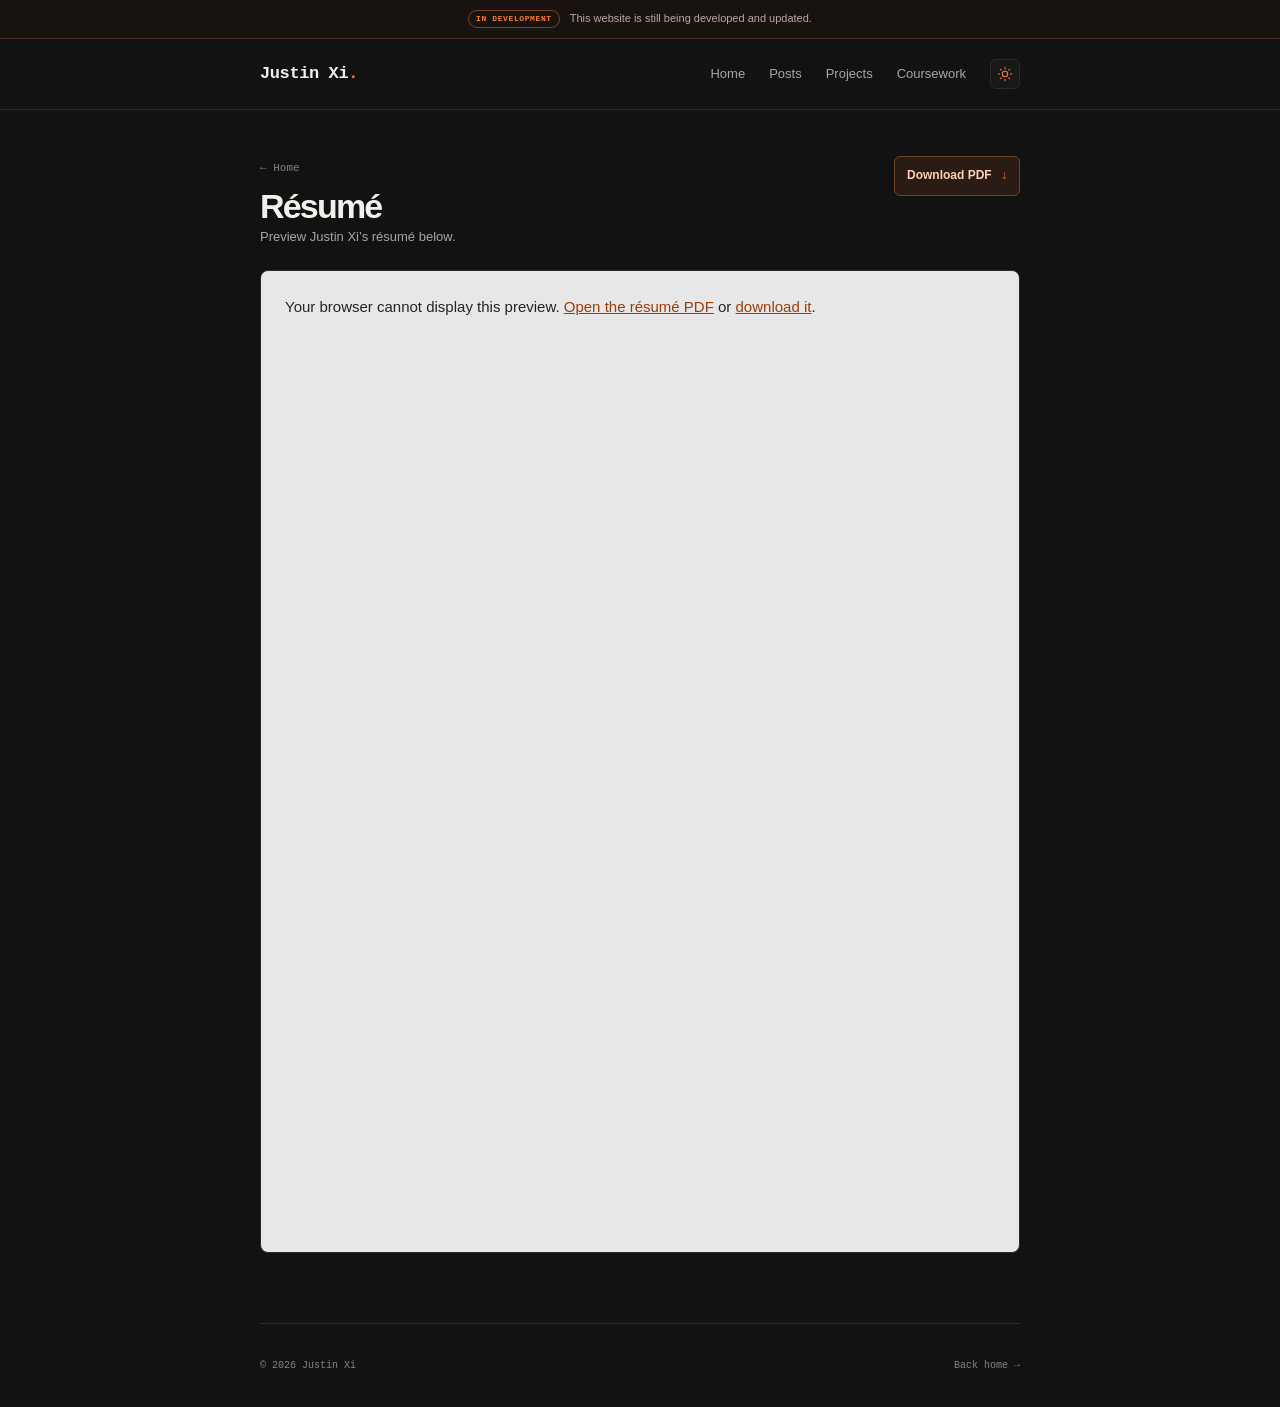
<file: resume.html>
<!doctype html>
<html lang="en">
  <head>
    <meta charset="utf-8" />
    <meta name="viewport" content="width=device-width, initial-scale=1" />
    <meta name="theme-color" content="#121212" />
    <meta name="description" content="Preview and download Justin Xi's résumé." />
    <title>Résumé — Justin Xi</title>
    <link rel="icon" href="assets/favicon.svg" type="image/svg+xml" />
    <script src="theme.js"></script>
    <link rel="stylesheet" href="styles.css" />
  </head>
  <body>
    <a class="skip-link" href="#main">Skip to content</a>

    <div class="site-notice" role="status">
      <div class="site-notice-inner">
        <span class="site-notice-tag">In development</span>
        <p>This website is still being developed and updated.</p>
      </div>
    </div>

    <header class="site-header">
      <nav class="nav" aria-label="Main navigation">
        <a class="logo" href="index.html" aria-label="Justin Xi, home">Justin Xi<span>.</span></a>
        <div class="nav-links">
          <a href="index.html">Home</a>
          <a href="posts.html">Posts</a>
          <a href="projects.html">Projects</a>
          <a href="coursework.html">Coursework</a>
          <button class="theme-toggle" type="button" data-theme-toggle aria-label="Switch to light mode" title="Switch to light mode" hidden>
            <svg class="theme-icon-sun" viewBox="0 0 24 24" aria-hidden="true"><circle cx="12" cy="12" r="4"/><path d="M12 2v2m0 16v2M2 12h2m16 0h2M4.93 4.93l1.42 1.42m11.3 11.3 1.42 1.42M4.93 19.07l1.42-1.42m11.3-11.3 1.42-1.42"/></svg>
            <svg class="theme-icon-moon" viewBox="0 0 24 24" aria-hidden="true"><path d="M20.9 13.3A9 9 0 0 1 10.7 3.1a9 9 0 1 0 10.2 10.2Z"/></svg>
          </button>
        </div>
      </nav>
    </header>

    <main id="main" class="page resume-page">
      <section class="resume-shell" aria-labelledby="resume-title">
        <header class="resume-toolbar">
          <div>
            <a class="back-link" href="index.html">← Home</a>
            <h1 id="resume-title">Résumé</h1>
            <p>Preview Justin Xi’s résumé below.</p>
          </div>
          <a class="resume-download" href="assets/Justin-Xi-Resume.pdf" download="Justin-Xi-Resume.pdf">
            Download PDF <span aria-hidden="true">↓</span>
          </a>
        </header>

        <div class="resume-preview">
          <object data="assets/Justin-Xi-Resume.pdf#view=FitH" type="application/pdf" aria-label="Justin Xi résumé PDF preview">
            <p>
              Your browser cannot display this preview.
              <a href="assets/Justin-Xi-Resume.pdf">Open the résumé PDF</a> or
              <a href="assets/Justin-Xi-Resume.pdf" download="Justin-Xi-Resume.pdf">download it</a>.
            </p>
          </object>
        </div>
      </section>
    </main>

    <footer class="footer">
      <p>© 2026 Justin Xi</p>
      <a href="index.html">Back home →</a>
    </footer>
  </body>
</html>
</file>
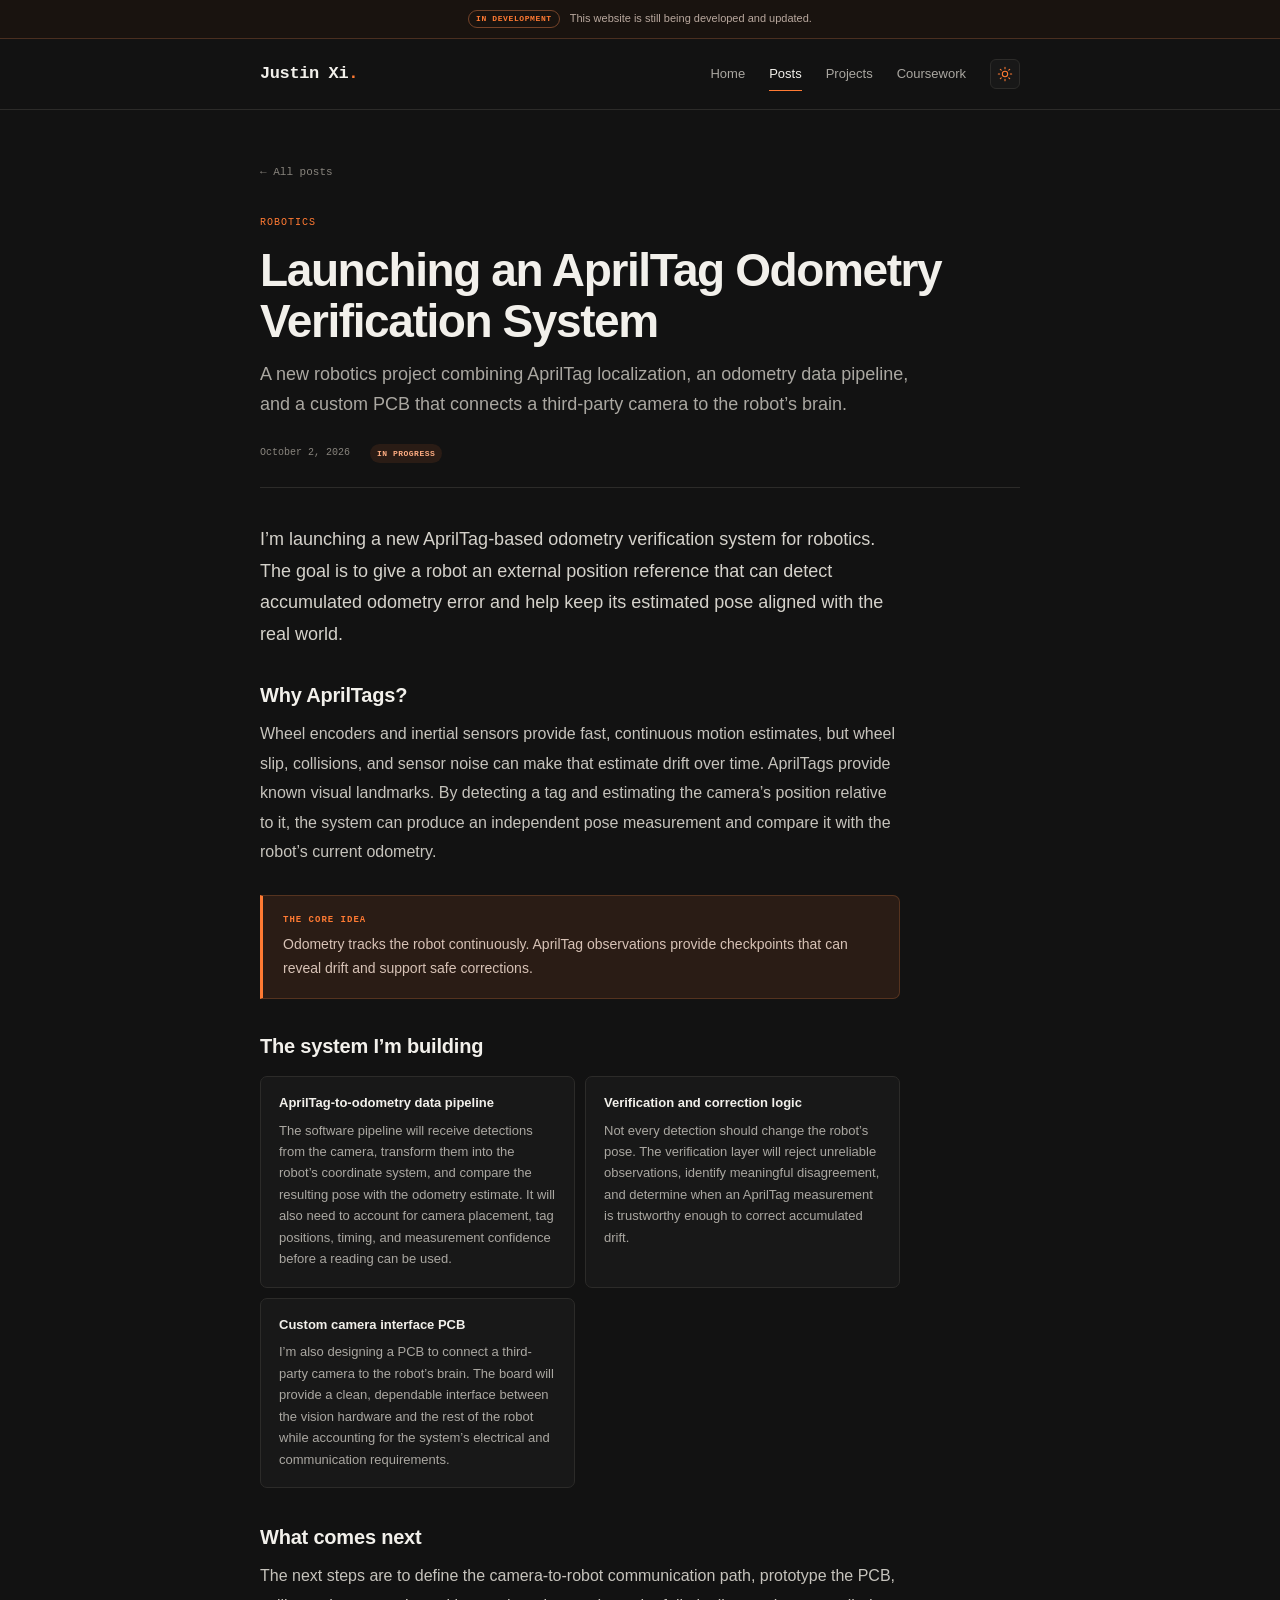
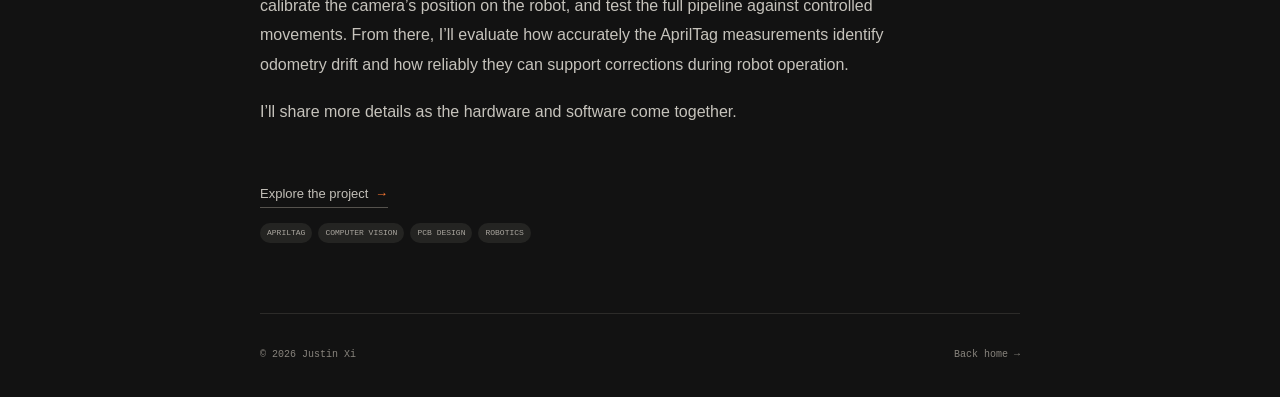
<file: posts/apriltag-odometry-verification-system.html>
<!doctype html>
<html lang="en">
  <head>
    <meta charset="utf-8" />
    <meta name="viewport" content="width=device-width, initial-scale=1" />
    <meta name="theme-color" content="#121212" />
    <meta name="description" content="Justin Xi is launching an AprilTag-based odometry verification system with a vision data pipeline and custom camera interface PCB for robotics." />
    <title>Launching an AprilTag Odometry Verification System — Justin Xi</title>
    <link rel="icon" href="../assets/favicon.svg" type="image/svg+xml" />
    <script src="../theme.js"></script>
    <link rel="stylesheet" href="../styles.css" />
  </head>
  <body>
    <a class="skip-link" href="#main">Skip to content</a>

    <div class="site-notice" role="status">
      <div class="site-notice-inner">
        <span class="site-notice-tag">In development</span>
        <p>This website is still being developed and updated.</p>
      </div>
    </div>

    <header class="site-header">
      <nav class="nav" aria-label="Main navigation">
        <a class="logo" href="../index.html" aria-label="Justin Xi, home">Justin Xi<span>.</span></a>
        <div class="nav-links">
          <a href="../index.html">Home</a>
          <a class="active" href="../posts.html" aria-current="page">Posts</a>
          <a href="../projects.html">Projects</a>
          <a href="../coursework.html">Coursework</a>
          <button class="theme-toggle" type="button" data-theme-toggle aria-label="Switch to light mode" title="Switch to light mode" hidden>
            <svg class="theme-icon-sun" viewBox="0 0 24 24" aria-hidden="true"><circle cx="12" cy="12" r="4"/><path d="M12 2v2m0 16v2M2 12h2m16 0h2M4.93 4.93l1.42 1.42m11.3 11.3 1.42 1.42M4.93 19.07l1.42-1.42m11.3-11.3 1.42-1.42"/></svg>
            <svg class="theme-icon-moon" viewBox="0 0 24 24" aria-hidden="true"><path d="M20.9 13.3A9 9 0 0 1 10.7 3.1a9 9 0 1 0 10.2 10.2Z"/></svg>
          </button>
        </div>
      </nav>
    </header>

    <main id="main" class="page article-page">
      <a class="back-link" href="../posts.html">← All posts</a>

      <article>
        <header class="article-header">
          <p class="article-kicker">Robotics</p>
          <h1>Launching an AprilTag Odometry Verification System</h1>
          <p class="article-deck">A new robotics project combining AprilTag localization, an odometry data pipeline, and a custom PCB that connects a third-party camera to the robot’s brain.</p>
          <div class="article-byline">
            <time datetime="2026-10-02">October 2, 2026</time>
            <span class="status progress">In progress</span>
          </div>
        </header>

        <div class="article-body">
          <p class="article-lede">
            I’m launching a new AprilTag-based odometry verification system for robotics. The goal is to give a robot an external position reference that can detect accumulated odometry error and help keep its estimated pose aligned with the real world.
          </p>

          <h2>Why AprilTags?</h2>
          <p>
            Wheel encoders and inertial sensors provide fast, continuous motion estimates, but wheel slip, collisions, and sensor noise can make that estimate drift over time. AprilTags provide known visual landmarks. By detecting a tag and estimating the camera’s position relative to it, the system can produce an independent pose measurement and compare it with the robot’s current odometry.
          </p>

          <aside class="article-callout" aria-labelledby="apriltag-summary-title">
            <p class="article-callout-label" id="apriltag-summary-title">The core idea</p>
            <p>Odometry tracks the robot continuously. AprilTag observations provide checkpoints that can reveal drift and support safe corrections.</p>
          </aside>

          <h2>The system I’m building</h2>
          <div class="article-feature-list">
            <section>
              <h3>AprilTag-to-odometry data pipeline</h3>
              <p>The software pipeline will receive detections from the camera, transform them into the robot’s coordinate system, and compare the resulting pose with the odometry estimate. It will also need to account for camera placement, tag positions, timing, and measurement confidence before a reading can be used.</p>
            </section>
            <section>
              <h3>Verification and correction logic</h3>
              <p>Not every detection should change the robot’s pose. The verification layer will reject unreliable observations, identify meaningful disagreement, and determine when an AprilTag measurement is trustworthy enough to correct accumulated drift.</p>
            </section>
            <section>
              <h3>Custom camera interface PCB</h3>
              <p>I’m also designing a PCB to connect a third-party camera to the robot’s brain. The board will provide a clean, dependable interface between the vision hardware and the rest of the robot while accounting for the system’s electrical and communication requirements.</p>
            </section>
          </div>

          <h2>What comes next</h2>
          <p>
            The next steps are to define the camera-to-robot communication path, prototype the PCB, calibrate the camera’s position on the robot, and test the full pipeline against controlled movements. From there, I’ll evaluate how accurately the AprilTag measurements identify odometry drift and how reliably they can support corrections during robot operation.
          </p>
          <p>
            I’ll share more details as the hardware and software come together.
          </p>
        </div>

        <p><a class="project-repository-link" href="../projects/apriltag-odometry-verification-system.html">Explore the project <span aria-hidden="true">→</span></a></p>

        <ul class="tags article-topics" aria-label="Topics"><li>AprilTag</li><li>Computer vision</li><li>PCB design</li><li>Robotics</li></ul>
      </article>
    </main>

    <footer class="footer">
      <p>© 2026 Justin Xi</p>
      <a href="../index.html">Back home →</a>
    </footer>
  </body>
</html>
</file>
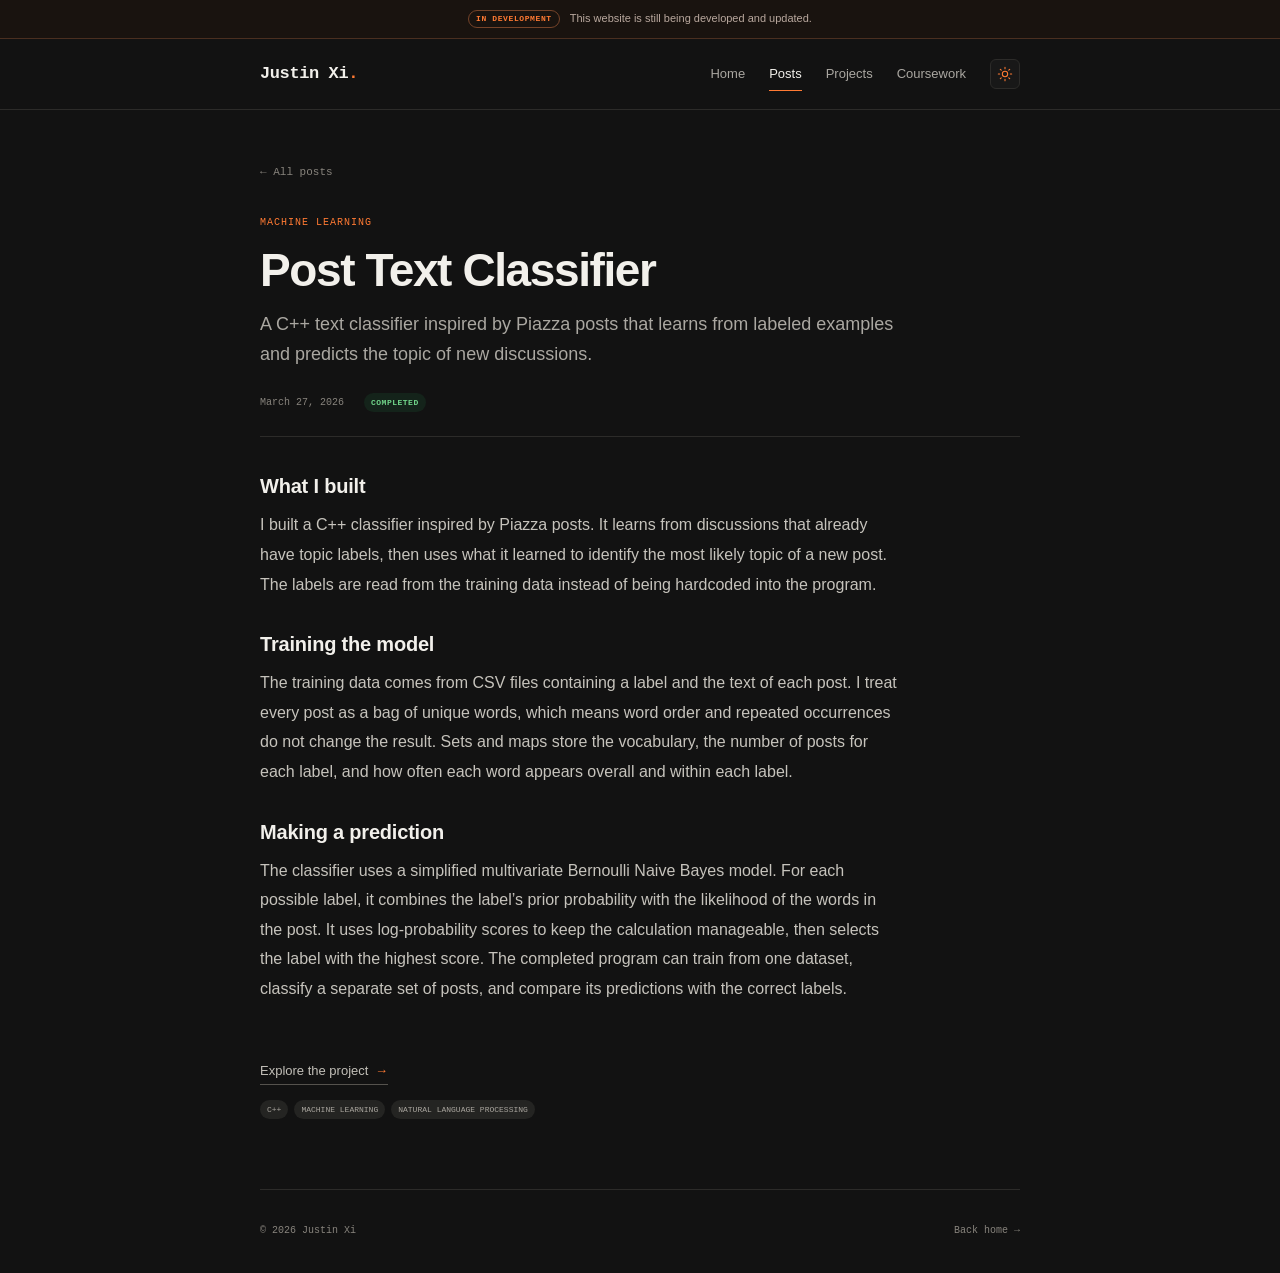
<file: posts/bag-of-words-classifier.html>
<!doctype html>
<html lang="en">
  <head>
    <meta charset="utf-8" />
    <meta name="viewport" content="width=device-width, initial-scale=1" />
    <meta name="theme-color" content="#121212" />
    <meta name="description" content="Details about Justin Xi's C++ bag-of-words classifier inspired by Piazza discussion posts." />
    <title>Post Text Classifier — Justin Xi</title>
    <link rel="icon" href="../assets/favicon.svg" type="image/svg+xml" />
    <script src="../theme.js"></script>
    <link rel="stylesheet" href="../styles.css" />
  </head>
  <body>
    <a class="skip-link" href="#main">Skip to content</a>

    <div class="site-notice" role="status">
      <div class="site-notice-inner">
        <span class="site-notice-tag">In development</span>
        <p>This website is still being developed and updated.</p>
      </div>
    </div>

    <header class="site-header">
      <nav class="nav" aria-label="Main navigation">
        <a class="logo" href="../index.html" aria-label="Justin Xi, home">Justin Xi<span>.</span></a>
        <div class="nav-links">
          <a href="../index.html">Home</a>
          <a class="active" href="../posts.html" aria-current="page">Posts</a>
          <a href="../projects.html">Projects</a>
          <a href="../coursework.html">Coursework</a>
          <button class="theme-toggle" type="button" data-theme-toggle aria-label="Switch to light mode" title="Switch to light mode" hidden>
            <svg class="theme-icon-sun" viewBox="0 0 24 24" aria-hidden="true"><circle cx="12" cy="12" r="4"/><path d="M12 2v2m0 16v2M2 12h2m16 0h2M4.93 4.93l1.42 1.42m11.3 11.3 1.42 1.42M4.93 19.07l1.42-1.42m11.3-11.3 1.42-1.42"/></svg>
            <svg class="theme-icon-moon" viewBox="0 0 24 24" aria-hidden="true"><path d="M20.9 13.3A9 9 0 0 1 10.7 3.1a9 9 0 1 0 10.2 10.2Z"/></svg>
          </button>
        </div>
      </nav>
    </header>

    <main id="main" class="page article-page">
      <a class="back-link" href="../posts.html">← All posts</a>

      <article>
        <header class="article-header">
          <p class="article-kicker">Machine learning</p>
          <h1>Post Text Classifier</h1>
          <p class="article-deck">A C++ text classifier inspired by Piazza posts that learns from labeled examples and predicts the topic of new discussions.</p>
          <div class="article-byline">
            <time datetime="2026-03-27">March 27, 2026</time>
            <span class="status complete">Completed</span>
          </div>
        </header>

        <div class="article-body">
          <h2>What I built</h2>
          <p>
            I built a C++ classifier inspired by Piazza posts. It learns from discussions that already have topic labels, then uses what it learned to identify the most likely topic of a new post. The labels are read from the training data instead of being hardcoded into the program.
          </p>

          <h2>Training the model</h2>
          <p>
            The training data comes from CSV files containing a label and the text of each post. I treat every post as a bag of unique words, which means word order and repeated occurrences do not change the result. Sets and maps store the vocabulary, the number of posts for each label, and how often each word appears overall and within each label.
          </p>

          <h2>Making a prediction</h2>
          <p>
            The classifier uses a simplified multivariate Bernoulli Naive Bayes model. For each possible label, it combines the label’s prior probability with the likelihood of the words in the post. It uses log-probability scores to keep the calculation manageable, then selects the label with the highest score. The completed program can train from one dataset, classify a separate set of posts, and compare its predictions with the correct labels.
          </p>
        </div>

        <p><a class="project-repository-link" href="../projects/post-text-classifier.html">Explore the project <span aria-hidden="true">→</span></a></p>

        <ul class="tags article-topics" aria-label="Topics"><li>C++</li><li>Machine learning</li><li>Natural language processing</li></ul>
      </article>
    </main>

    <footer class="footer">
      <p>© 2026 Justin Xi</p>
      <a href="../index.html">Back home →</a>
    </footer>
  </body>
</html>
</file>
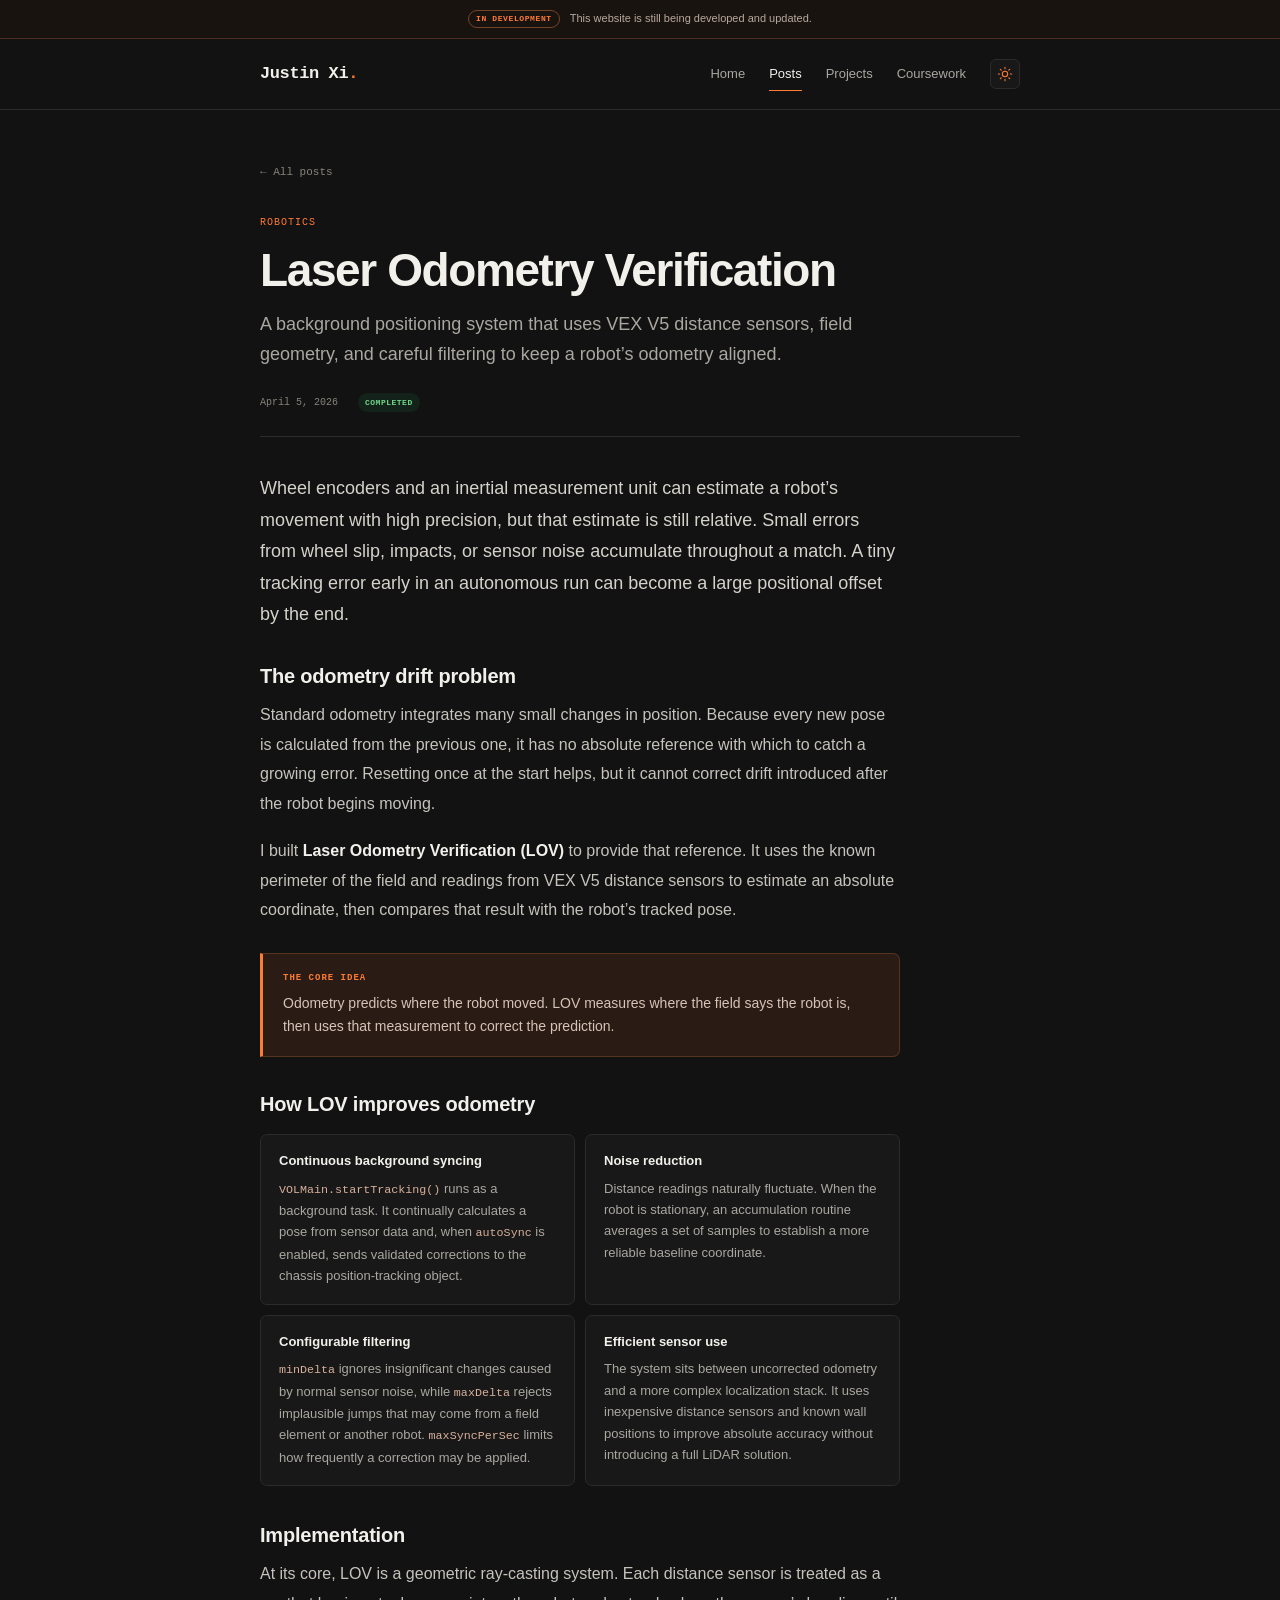
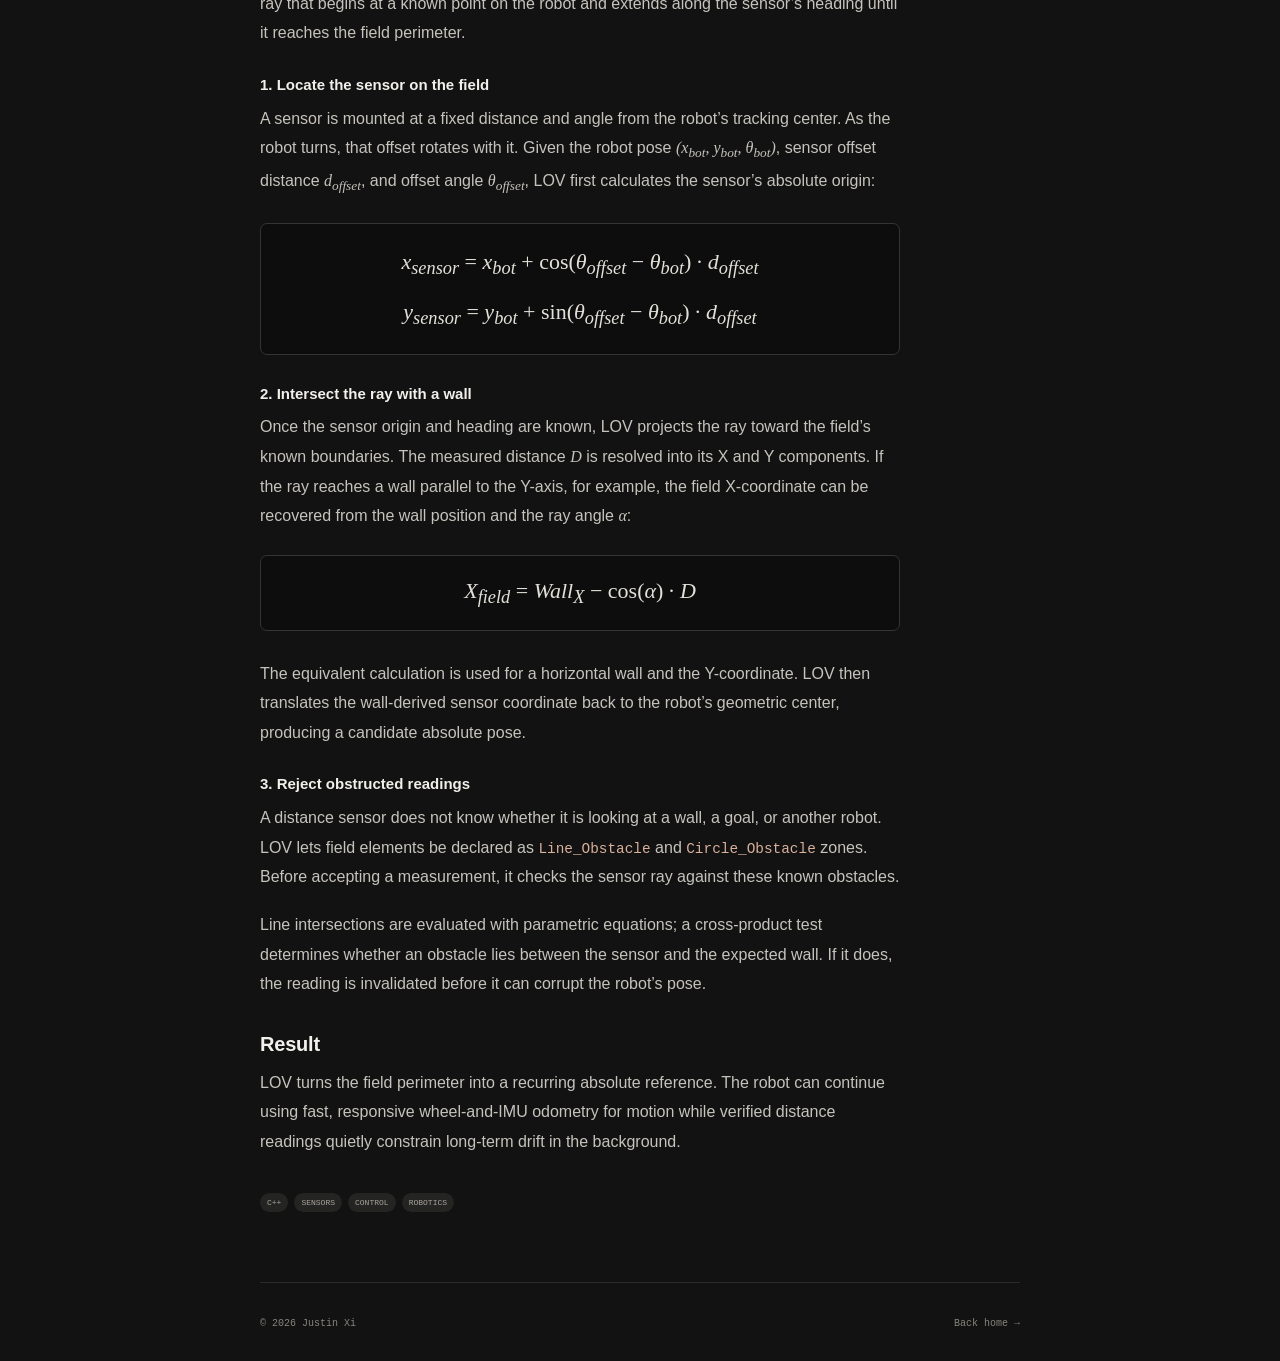
<file: posts/laser-odometry-verification-system.html>
<!doctype html>
<html lang="en">
  <head>
    <meta charset="utf-8" />
    <meta name="viewport" content="width=device-width, initial-scale=1" />
    <meta name="theme-color" content="#121212" />
    <meta name="description" content="How Justin Xi's Laser Odometry Verification system uses VEX V5 distance sensors, ray casting, filtering, and obstacle rejection to correct robot odometry." />
    <title>Laser Odometry Verification — Justin Xi</title>
    <link rel="icon" href="../assets/favicon.svg" type="image/svg+xml" />
    <script src="../theme.js"></script>
    <link rel="stylesheet" href="../styles.css" />
  </head>
  <body>
    <a class="skip-link" href="#main">Skip to content</a>

    <div class="site-notice" role="status">
      <div class="site-notice-inner">
        <span class="site-notice-tag">In development</span>
        <p>This website is still being developed and updated.</p>
      </div>
    </div>

    <header class="site-header">
      <nav class="nav" aria-label="Main navigation">
        <a class="logo" href="../index.html" aria-label="Justin Xi, home">Justin Xi<span>.</span></a>
        <div class="nav-links">
          <a href="../index.html">Home</a>
          <a class="active" href="../posts.html" aria-current="page">Posts</a>
          <a href="../projects.html">Projects</a>
          <a href="../coursework.html">Coursework</a>
          <button class="theme-toggle" type="button" data-theme-toggle aria-label="Switch to light mode" title="Switch to light mode" hidden>
            <svg class="theme-icon-sun" viewBox="0 0 24 24" aria-hidden="true"><circle cx="12" cy="12" r="4"/><path d="M12 2v2m0 16v2M2 12h2m16 0h2M4.93 4.93l1.42 1.42m11.3 11.3 1.42 1.42M4.93 19.07l1.42-1.42m11.3-11.3 1.42-1.42"/></svg>
            <svg class="theme-icon-moon" viewBox="0 0 24 24" aria-hidden="true"><path d="M20.9 13.3A9 9 0 0 1 10.7 3.1a9 9 0 1 0 10.2 10.2Z"/></svg>
          </button>
        </div>
      </nav>
    </header>

    <main id="main" class="page article-page">
      <a class="back-link" href="../posts.html">← All posts</a>

      <article>
        <header class="article-header">
          <p class="article-kicker">Robotics</p>
          <h1>Laser Odometry Verification</h1>
          <p class="article-deck">A background positioning system that uses VEX V5 distance sensors, field geometry, and careful filtering to keep a robot’s odometry aligned.</p>
          <div class="article-byline">
            <time datetime="2026-04-05">April 5, 2026</time>
            <span class="status complete">Completed</span>
          </div>
        </header>

        <div class="article-body">
          <p class="article-lede">
            Wheel encoders and an inertial measurement unit can estimate a robot’s movement with high precision, but that estimate is still relative. Small errors from wheel slip, impacts, or sensor noise accumulate throughout a match. A tiny tracking error early in an autonomous run can become a large positional offset by the end.
          </p>

          <h2>The odometry drift problem</h2>
          <p>
            Standard odometry integrates many small changes in position. Because every new pose is calculated from the previous one, it has no absolute reference with which to catch a growing error. Resetting once at the start helps, but it cannot correct drift introduced after the robot begins moving.
          </p>
          <p>
            I built <strong>Laser Odometry Verification (LOV)</strong> to provide that reference. It uses the known perimeter of the field and readings from VEX V5 distance sensors to estimate an absolute coordinate, then compares that result with the robot’s tracked pose.
          </p>

          <aside class="article-callout" aria-labelledby="lov-summary-title">
            <p class="article-callout-label" id="lov-summary-title">The core idea</p>
            <p>Odometry predicts where the robot moved. LOV measures where the field says the robot is, then uses that measurement to correct the prediction.</p>
          </aside>

          <h2>How LOV improves odometry</h2>
          <div class="article-feature-list">
            <section>
              <h3>Continuous background syncing</h3>
              <p><code>VOLMain.startTracking()</code> runs as a background task. It continually calculates a pose from sensor data and, when <code>autoSync</code> is enabled, sends validated corrections to the chassis position-tracking object.</p>
            </section>
            <section>
              <h3>Noise reduction</h3>
              <p>Distance readings naturally fluctuate. When the robot is stationary, an accumulation routine averages a set of samples to establish a more reliable baseline coordinate.</p>
            </section>
            <section>
              <h3>Configurable filtering</h3>
              <p><code>minDelta</code> ignores insignificant changes caused by normal sensor noise, while <code>maxDelta</code> rejects implausible jumps that may come from a field element or another robot. <code>maxSyncPerSec</code> limits how frequently a correction may be applied.</p>
            </section>
            <section>
              <h3>Efficient sensor use</h3>
              <p>The system sits between uncorrected odometry and a more complex localization stack. It uses inexpensive distance sensors and known wall positions to improve absolute accuracy without introducing a full LiDAR solution.</p>
            </section>
          </div>

          <h2>Implementation</h2>
          <p>
            At its core, LOV is a geometric ray-casting system. Each distance sensor is treated as a ray that begins at a known point on the robot and extends along the sensor’s heading until it reaches the field perimeter.
          </p>

          <h3>1. Locate the sensor on the field</h3>
          <p>
            A sensor is mounted at a fixed distance and angle from the robot’s tracking center. As the robot turns, that offset rotates with it. Given the robot pose <var>(x<sub>bot</sub>, y<sub>bot</sub>, θ<sub>bot</sub>)</var>, sensor offset distance <var>d<sub>offset</sub></var>, and offset angle <var>θ<sub>offset</sub></var>, LOV first calculates the sensor’s absolute origin:
          </p>
          <div class="equation-block" role="img" aria-label="The sensor x coordinate equals the robot x coordinate plus cosine of sensor offset angle minus robot heading, multiplied by the offset distance. The sensor y coordinate equals the robot y coordinate plus sine of the same angle, multiplied by the offset distance.">
            <span><var>x<sub>sensor</sub></var> = <var>x<sub>bot</sub></var> + cos(<var>θ<sub>offset</sub></var> − <var>θ<sub>bot</sub></var>) · <var>d<sub>offset</sub></var></span>
            <span><var>y<sub>sensor</sub></var> = <var>y<sub>bot</sub></var> + sin(<var>θ<sub>offset</sub></var> − <var>θ<sub>bot</sub></var>) · <var>d<sub>offset</sub></var></span>
          </div>

          <h3>2. Intersect the ray with a wall</h3>
          <p>
            Once the sensor origin and heading are known, LOV projects the ray toward the field’s known boundaries. The measured distance <var>D</var> is resolved into its X and Y components. If the ray reaches a wall parallel to the Y-axis, for example, the field X-coordinate can be recovered from the wall position and the ray angle <var>α</var>:
          </p>
          <div class="equation-block equation-block-single" role="img" aria-label="The field x coordinate equals the wall x coordinate minus cosine of alpha multiplied by sensor distance D.">
            <span><var>X<sub>field</sub></var> = <var>Wall<sub>X</sub></var> − cos(<var>α</var>) · <var>D</var></span>
          </div>
          <p>
            The equivalent calculation is used for a horizontal wall and the Y-coordinate. LOV then translates the wall-derived sensor coordinate back to the robot’s geometric center, producing a candidate absolute pose.
          </p>

          <h3>3. Reject obstructed readings</h3>
          <p>
            A distance sensor does not know whether it is looking at a wall, a goal, or another robot. LOV lets field elements be declared as <code>Line_Obstacle</code> and <code>Circle_Obstacle</code> zones. Before accepting a measurement, it checks the sensor ray against these known obstacles.
          </p>
          <p>
            Line intersections are evaluated with parametric equations; a cross-product test determines whether an obstacle lies between the sensor and the expected wall. If it does, the reading is invalidated before it can corrupt the robot’s pose.
          </p>

          <h2>Result</h2>
          <p>
            LOV turns the field perimeter into a recurring absolute reference. The robot can continue using fast, responsive wheel-and-IMU odometry for motion while verified distance readings quietly constrain long-term drift in the background.
          </p>
        </div>

        <ul class="tags article-topics" aria-label="Topics"><li>C++</li><li>Sensors</li><li>Control</li><li>Robotics</li></ul>
      </article>
    </main>

    <footer class="footer">
      <p>© 2026 Justin Xi</p>
      <a href="../index.html">Back home →</a>
    </footer>
  </body>
</html>
</file>
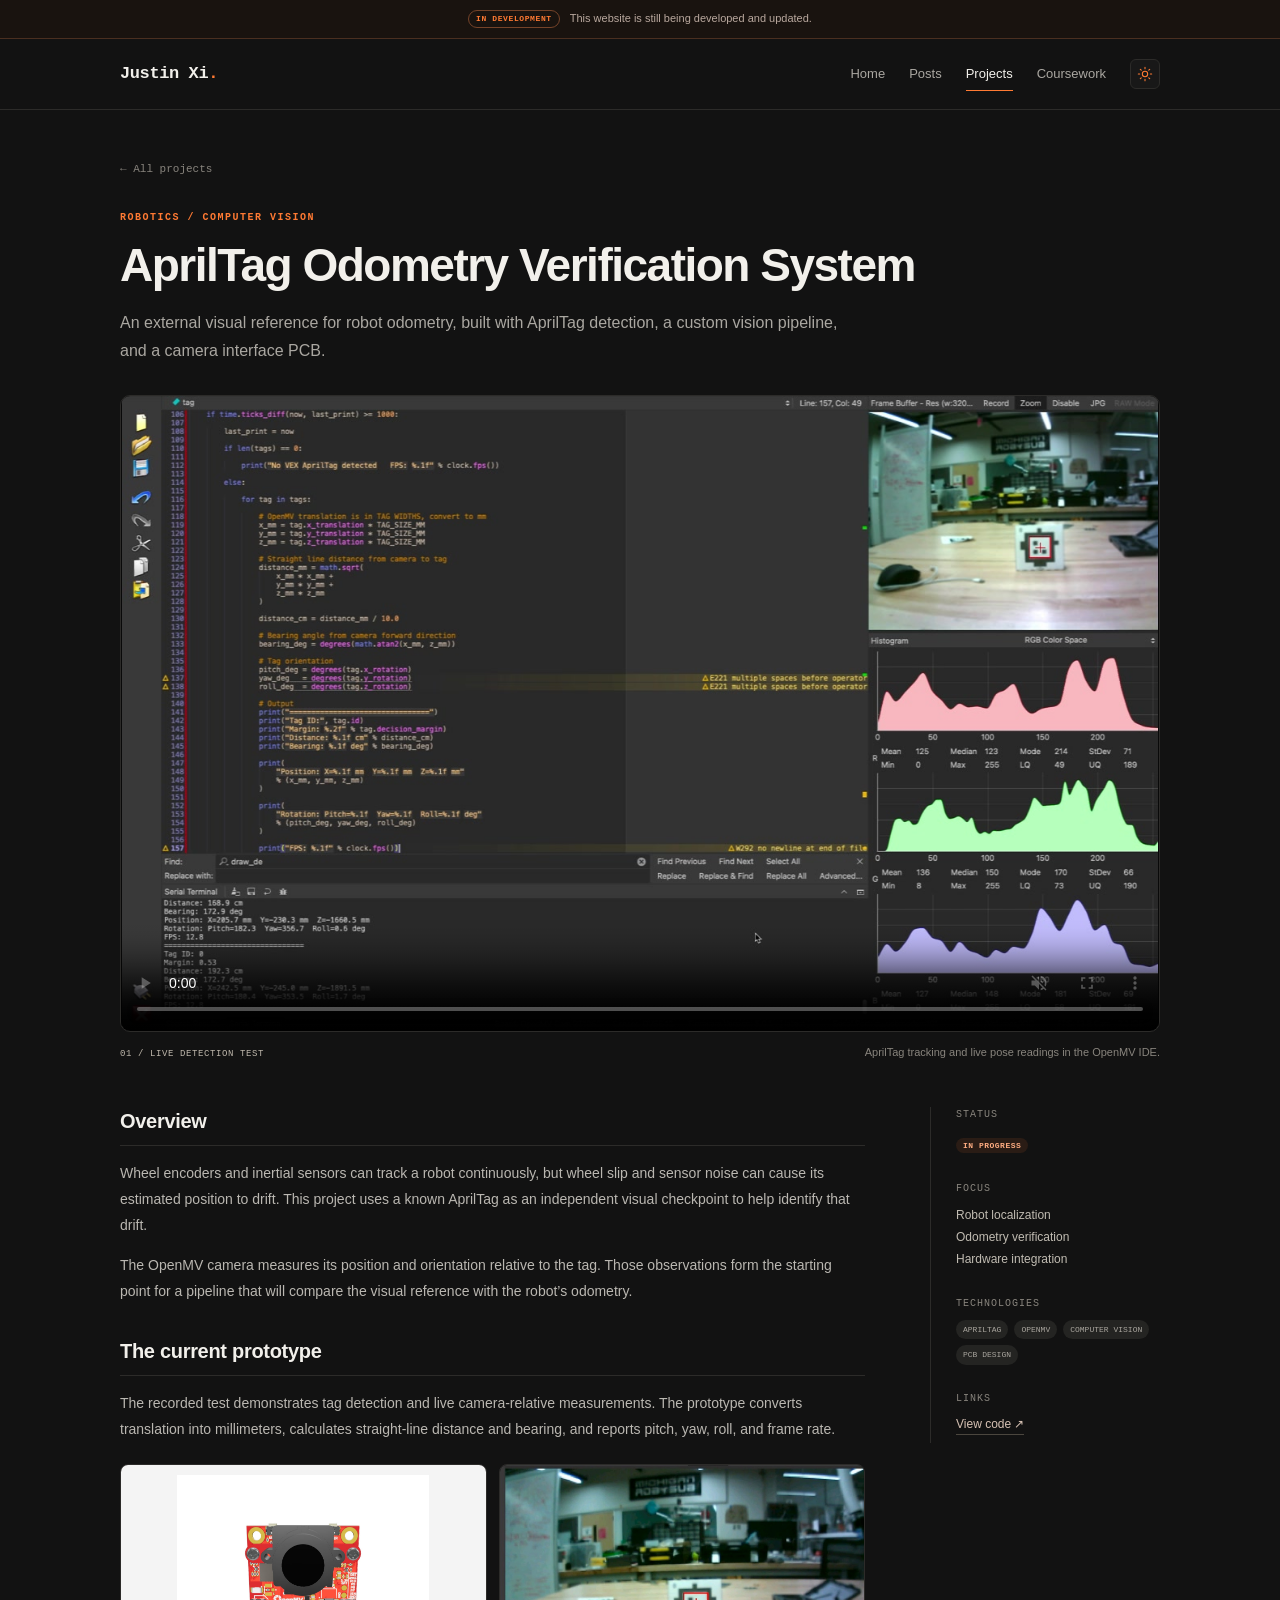
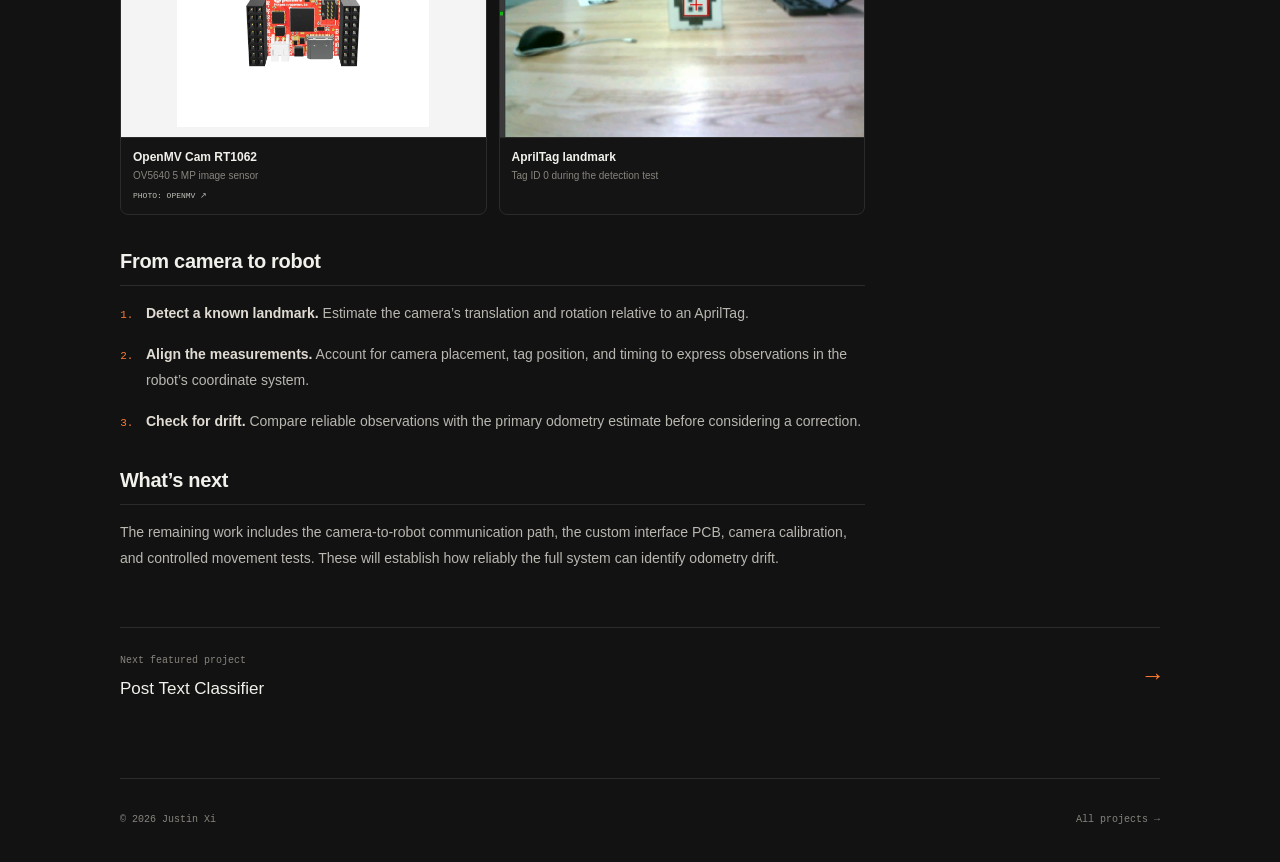
<file: projects/apriltag-odometry-verification-system.html>
<!doctype html>
<html lang="en">
  <head>
    <meta charset="utf-8" />
    <meta name="viewport" content="width=device-width, initial-scale=1" />
    <meta name="theme-color" content="#121212" />
    <meta name="description" content="An external visual reference for robot odometry, built with AprilTag detection, a custom vision pipeline, and a camera interface PCB." />
    <title>AprilTag Odometry Verification System — Justin Xi</title>
    <link rel="icon" href="../assets/favicon.svg" type="image/svg+xml" />
    <script src="../theme.js"></script>
    <link rel="stylesheet" href="../styles.css" />
    <script src="../projects.js" defer></script>
  </head>
  <body class="project-layout">
    <a class="skip-link" href="#main">Skip to content</a>

    <div class="site-notice" role="status">
      <div class="site-notice-inner">
        <span class="site-notice-tag">In development</span>
        <p>This website is still being developed and updated.</p>
      </div>
    </div>

    <header class="site-header">
      <nav class="nav" aria-label="Main navigation">
        <a class="logo" href="../index.html">Justin Xi<span>.</span></a>
        <div class="nav-links">
          <a href="../index.html">Home</a>
          <a href="../posts.html">Posts</a>
          <a class="active" href="../projects.html">Projects</a>
          <a href="../coursework.html">Coursework</a>
          <button class="theme-toggle" type="button" data-theme-toggle aria-label="Switch to light mode" title="Switch to light mode" hidden>
            <svg class="theme-icon-sun" viewBox="0 0 24 24" aria-hidden="true"><circle cx="12" cy="12" r="4"/><path d="M12 2v2m0 16v2M2 12h2m16 0h2M4.93 4.93l1.42 1.42m11.3 11.3 1.42 1.42M4.93 19.07l1.42-1.42m11.3-11.3 1.42-1.42"/></svg>
            <svg class="theme-icon-moon" viewBox="0 0 24 24" aria-hidden="true"><path d="M20.9 13.3A9 9 0 0 1 10.7 3.1a9 9 0 1 0 10.2 10.2Z"/></svg>
          </button>
        </div>
      </nav>
    </header>

    <main id="main" class="page project-detail-page">
      <a class="back-link" href="../projects.html">← All projects</a>
      <article>
        <header class="project-detail-heading">
          <span class="section-label">Robotics / Computer vision</span>
          <h1>AprilTag Odometry Verification System</h1>
          <p>An external visual reference for robot odometry, built with AprilTag detection, a custom vision pipeline, and a camera interface PCB.</p>
        </header>
        <figure class="project-hero">
          <video controls muted playsinline preload="metadata" poster="../assets/projects/apriltag-odometry-cover.jpg" aria-label="Full AprilTag detection test recording" aria-describedby="apriltag-video-caption">
            <source src="../assets/projects/apriltag-odometry-demo.mp4" type="video/mp4" />
            <a href="../assets/projects/apriltag-odometry-demo.mp4">Download the full recording</a>.
          </video>
          <figcaption id="apriltag-video-caption"><span>01 / Live detection test</span>AprilTag tracking and live pose readings in the OpenMV IDE.</figcaption>
        </figure>
        <div class="project-detail-grid">
          <div class="project-detail-body">
            <section>
              <h2>Overview</h2>
              <p>Wheel encoders and inertial sensors can track a robot continuously, but wheel slip and sensor noise can cause its estimated position to drift. This project uses a known AprilTag as an independent visual checkpoint to help identify that drift.</p>
              <p>The OpenMV camera measures its position and orientation relative to the tag. Those observations form the starting point for a pipeline that will compare the visual reference with the robot’s odometry.</p>
            </section>
            <section>
              <h2>The current prototype</h2>
              <p>The recorded test demonstrates tag detection and live camera-relative measurements. The prototype converts translation into millimeters, calculates straight-line distance and bearing, and reports pitch, yaw, roll, and frame rate.</p>
              <div class="project-dialog-media-grid">
                <figure class="project-media-card camera-card">
                  <div class="project-media-frame"><img src="../assets/projects/openmv-cam-rt1062.jpg" alt="OpenMV Cam RT1062 with OV5640 image sensor" loading="lazy" /></div>
                  <figcaption><strong>OpenMV Cam RT1062</strong><span>OV5640 5 MP image sensor</span><a href="https://openmv.io/collections/cameras/products/openmv-cam-rt" target="_blank" rel="noopener noreferrer">Photo: OpenMV ↗</a></figcaption>
                </figure>
                <figure class="project-media-card">
                  <div class="project-media-frame"><img src="../assets/projects/apriltag-detection.jpg" alt="Printed AprilTag with a red detection outline and center marker" loading="lazy" /></div>
                  <figcaption><strong>AprilTag landmark</strong><span>Tag ID 0 during the detection test</span></figcaption>
                </figure>
              </div>
            </section>
            <section>
              <h2>From camera to robot</h2>
              <ol class="project-steps">
                <li><strong>Detect a known landmark.</strong> Estimate the camera’s translation and rotation relative to an AprilTag.</li>
                <li><strong>Align the measurements.</strong> Account for camera placement, tag position, and timing to express observations in the robot’s coordinate system.</li>
                <li><strong>Check for drift.</strong> Compare reliable observations with the primary odometry estimate before considering a correction.</li>
              </ol>
            </section>
            <section>
              <h2>What’s next</h2>
              <p>The remaining work includes the camera-to-robot communication path, the custom interface PCB, camera calibration, and controlled movement tests. These will establish how reliably the full system can identify odometry drift.</p>
            </section>
          </div>
          <aside class="project-facts" aria-label="Project information">
            <div><h2>Status</h2><span class="status progress">In progress</span></div>
            <div><h2>Focus</h2><p>Robot localization<br />Odometry verification<br />Hardware integration</p></div>
            <div><h2>Technologies</h2><ul class="tags"><li>AprilTag</li><li>OpenMV</li><li>Computer vision</li><li>PCB design</li></ul></div>
            <div><h2>Links</h2><a href="https://github.com/JustinXi008/AprilTag-Odometry-Verification-System" target="_blank" rel="noopener noreferrer">View code ↗</a></div>
          </aside>
        </div>
        <a class="next-project" href="post-text-classifier.html"><span>Next featured project<strong>Post Text Classifier</strong></span><b aria-hidden="true">→</b></a>
      </article>
    </main>
    <footer class="footer"><p>© 2026 Justin Xi</p><a href="../projects.html">All projects →</a></footer>
  </body>
</html>
</file>
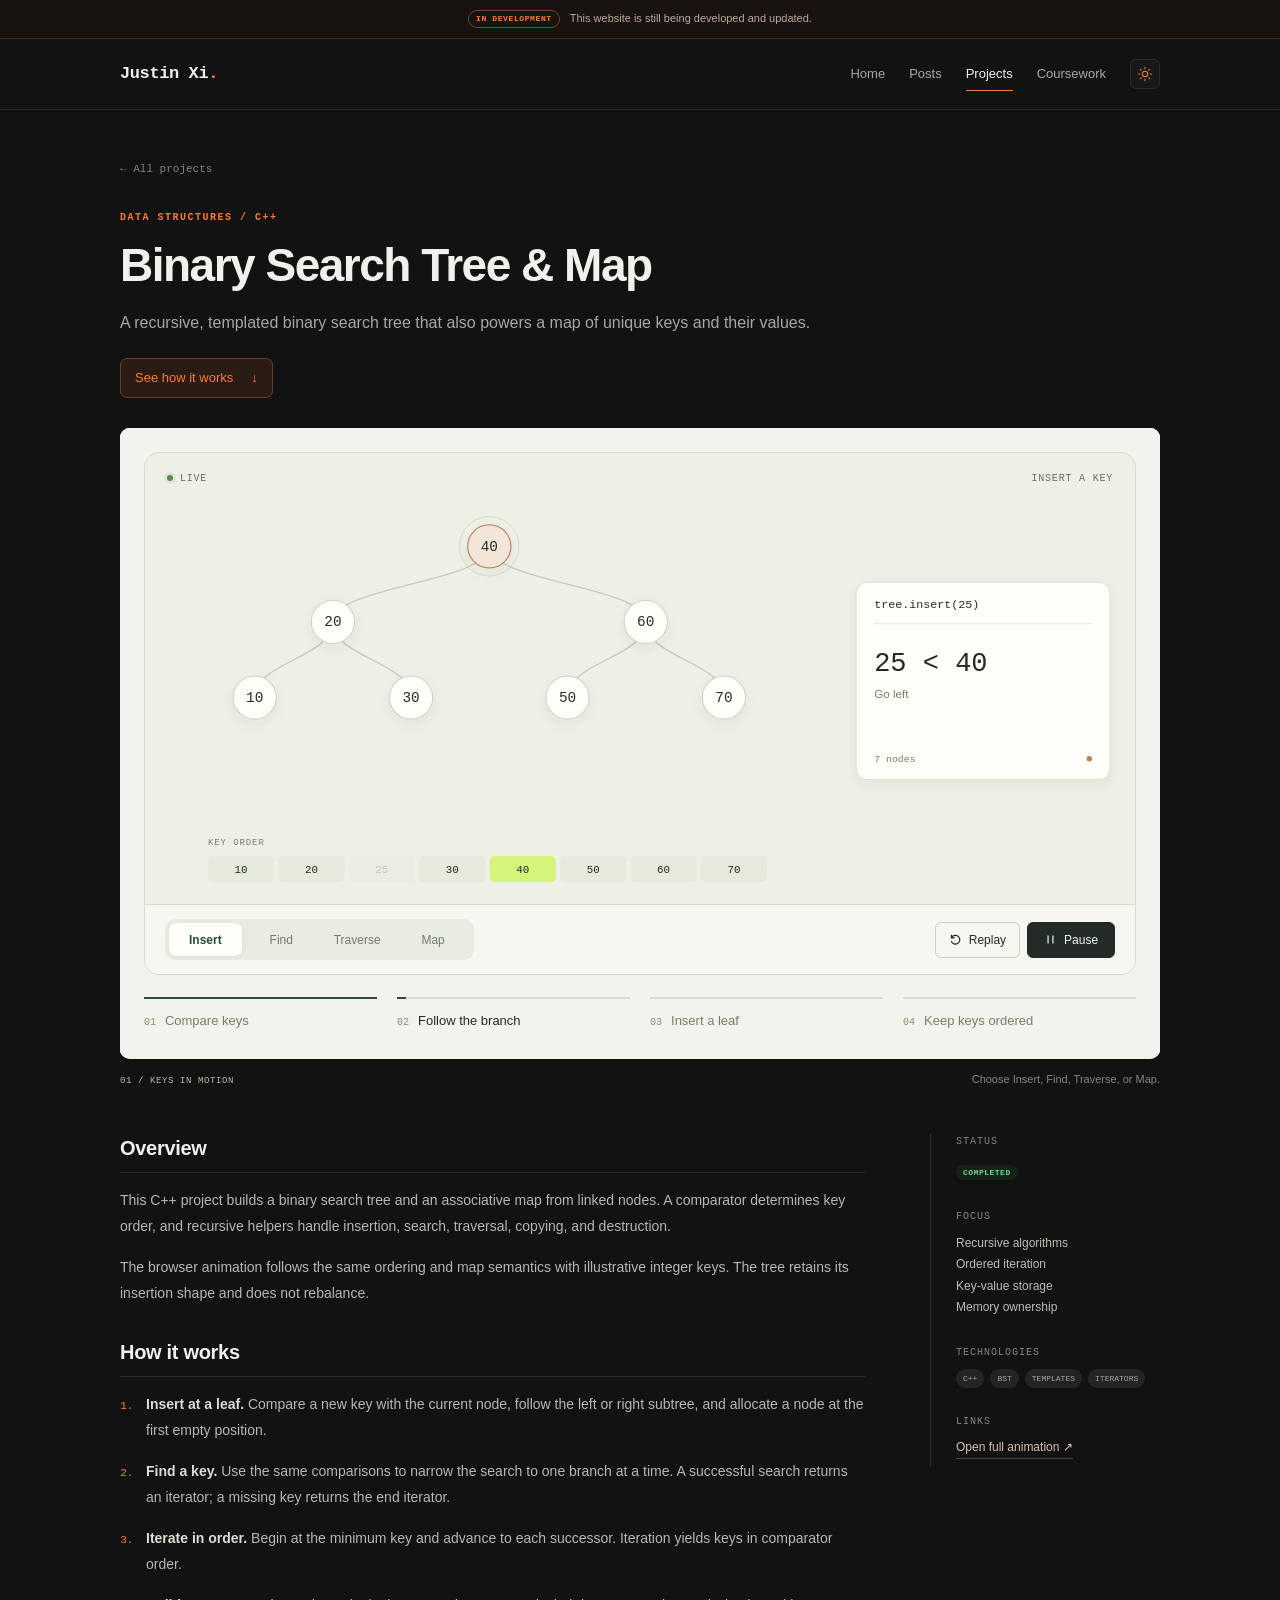
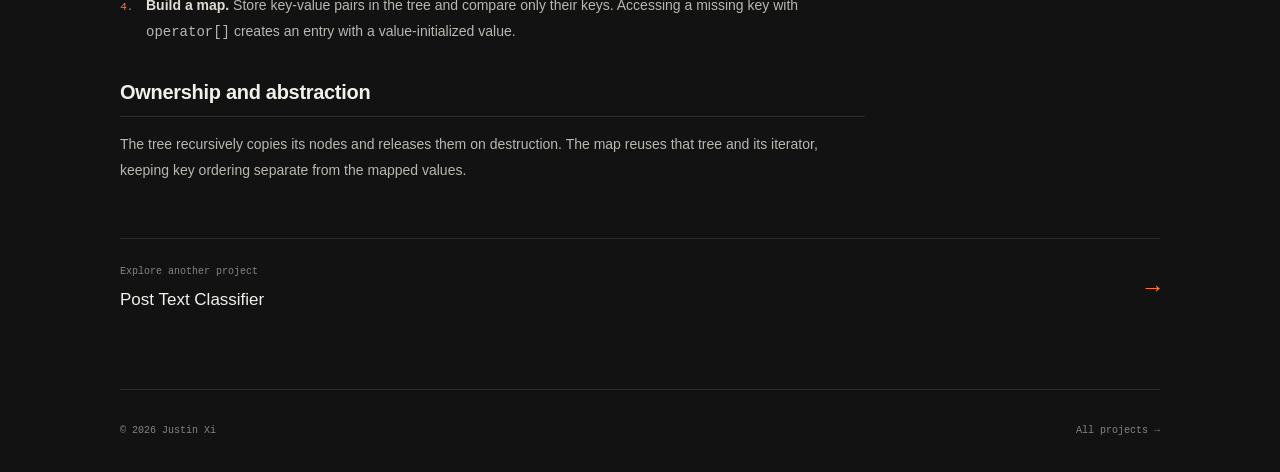
<file: projects/binary-search-tree-map.html>
<!doctype html>
<html lang="en">
  <head>
    <meta charset="utf-8" />
    <meta name="viewport" content="width=device-width, initial-scale=1" />
    <meta name="theme-color" content="#121212" />
    <meta name="description" content="A templated C++ binary search tree and key-value map, illustrated with interactive insertion, lookup, traversal, and map operations." />
    <title>Binary Search Tree &amp; Map — Justin Xi</title>
    <link rel="icon" href="../assets/favicon.svg" type="image/svg+xml" />
    <script src="../theme.js"></script>
    <link rel="stylesheet" href="../styles.css" />
    <script src="../projects.js" defer></script>
  </head>
  <body class="project-layout">
    <a class="skip-link" href="#main">Skip to content</a>
    <div class="site-notice" role="status"><div class="site-notice-inner"><span class="site-notice-tag">In development</span><p>This website is still being developed and updated.</p></div></div>
    <header class="site-header">
      <nav class="nav" aria-label="Main navigation">
        <a class="logo" href="../index.html">Justin Xi<span>.</span></a>
        <div class="nav-links"><a href="../index.html">Home</a><a href="../posts.html">Posts</a><a class="active" href="../projects.html">Projects</a><a href="../coursework.html">Coursework</a>
          <button class="theme-toggle" type="button" data-theme-toggle aria-label="Switch to light mode" title="Switch to light mode" hidden>
            <svg class="theme-icon-sun" viewBox="0 0 24 24" aria-hidden="true"><circle cx="12" cy="12" r="4"/><path d="M12 2v2m0 16v2M2 12h2m16 0h2M4.93 4.93l1.42 1.42m11.3 11.3 1.42 1.42M4.93 19.07l1.42-1.42m11.3-11.3 1.42-1.42"/></svg>
            <svg class="theme-icon-moon" viewBox="0 0 24 24" aria-hidden="true"><path d="M20.9 13.3A9 9 0 0 1 10.7 3.1a9 9 0 1 0 10.2 10.2Z"/></svg>
          </button>
        </div>
      </nav>
    </header>
    <main id="main" class="page project-detail-page">
      <a class="back-link" href="../projects.html">← All projects</a>
      <article>
        <header class="project-detail-heading">
          <span class="section-label">Data structures / C++</span>
          <h1>Binary Search Tree &amp; Map</h1>
          <p>A recursive, templated binary search tree that also powers a map of unique keys and their values.</p>
          <a class="bst-demo-link" href="#tree-animation">See how it works <span aria-hidden="true">↓</span></a>
        </header>
        <figure class="project-hero" id="tree-animation">
          <iframe class="project-animation-frame bst-animation-frame" src="../assets/projects/bst-map-animation.html?embed=1" title="Interactive Binary Search Tree and Map demonstration" data-bst-frame></iframe>
          <figcaption><span>01 / Keys in motion</span>Choose Insert, Find, Traverse, or Map.</figcaption>
        </figure>
        <div class="project-detail-grid">
          <div class="project-detail-body">
            <section>
              <h2>Overview</h2>
              <p>This C++ project builds a binary search tree and an associative map from linked nodes. A comparator determines key order, and recursive helpers handle insertion, search, traversal, copying, and destruction.</p>
              <p>The browser animation follows the same ordering and map semantics with illustrative integer keys. The tree retains its insertion shape and does not rebalance.</p>
            </section>
            <section>
              <h2>How it works</h2>
              <ol class="project-steps">
                <li><strong>Insert at a leaf.</strong> Compare a new key with the current node, follow the left or right subtree, and allocate a node at the first empty position.</li>
                <li><strong>Find a key.</strong> Use the same comparisons to narrow the search to one branch at a time. A successful search returns an iterator; a missing key returns the end iterator.</li>
                <li><strong>Iterate in order.</strong> Begin at the minimum key and advance to each successor. Iteration yields keys in comparator order.</li>
                <li><strong>Build a map.</strong> Store key-value pairs in the tree and compare only their keys. Accessing a missing key with <code>operator[]</code> creates an entry with a value-initialized value.</li>
              </ol>
            </section>
            <section>
              <h2>Ownership and abstraction</h2>
              <p>The tree recursively copies its nodes and releases them on destruction. The map reuses that tree and its iterator, keeping key ordering separate from the mapped values.</p>
            </section>
          </div>
          <aside class="project-facts" aria-label="Project information">
            <div><h2>Status</h2><span class="status complete">Completed</span></div>
            <div><h2>Focus</h2><p>Recursive algorithms<br />Ordered iteration<br />Key-value storage<br />Memory ownership</p></div>
            <div><h2>Technologies</h2><ul class="tags"><li>C++</li><li>BST</li><li>Templates</li><li>Iterators</li></ul></div>
            <div><h2>Links</h2><a href="../assets/projects/bst-map-animation.html">Open full animation ↗</a></div>
          </aside>
        </div>
        <a class="next-project" href="post-text-classifier.html"><span>Explore another project<strong>Post Text Classifier</strong></span><b aria-hidden="true">→</b></a>
      </article>
    </main>
    <footer class="footer"><p>© 2026 Justin Xi</p><a href="../projects.html">All projects →</a></footer>
  </body>
</html>
</file>
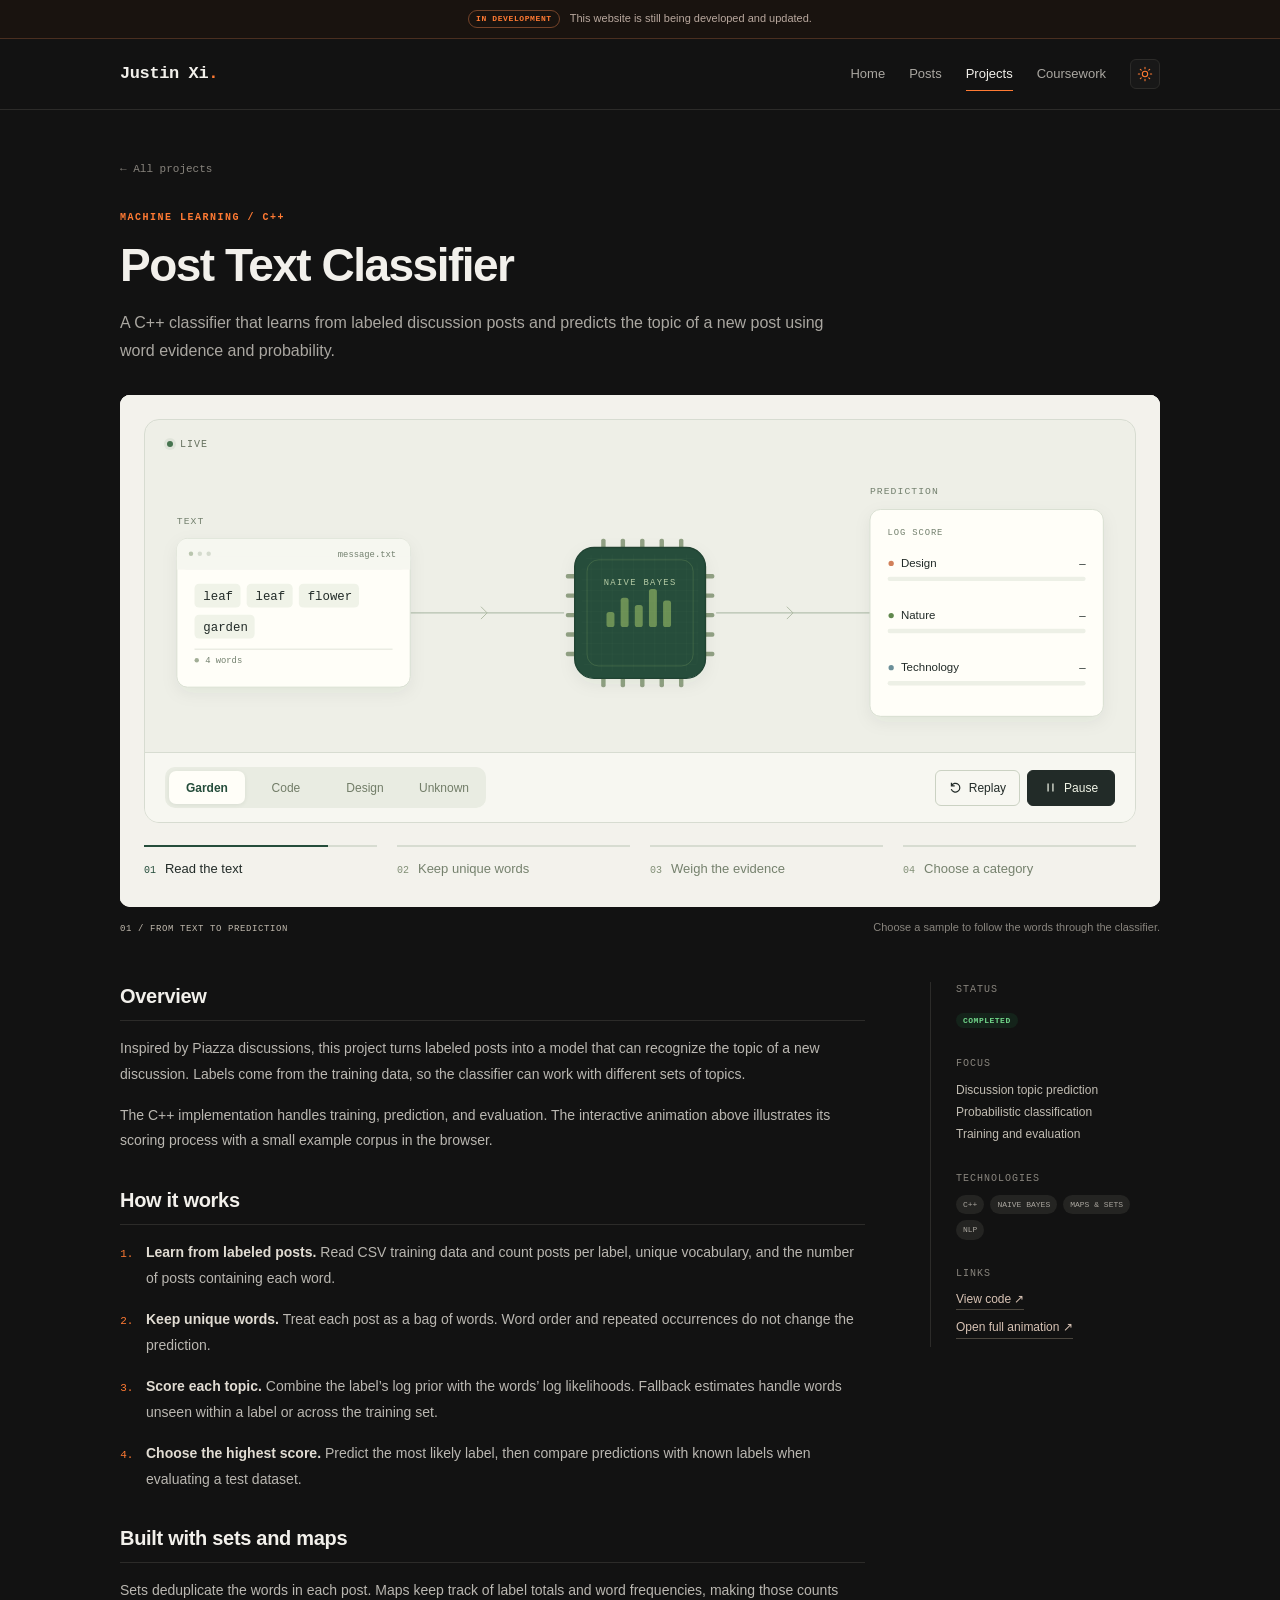
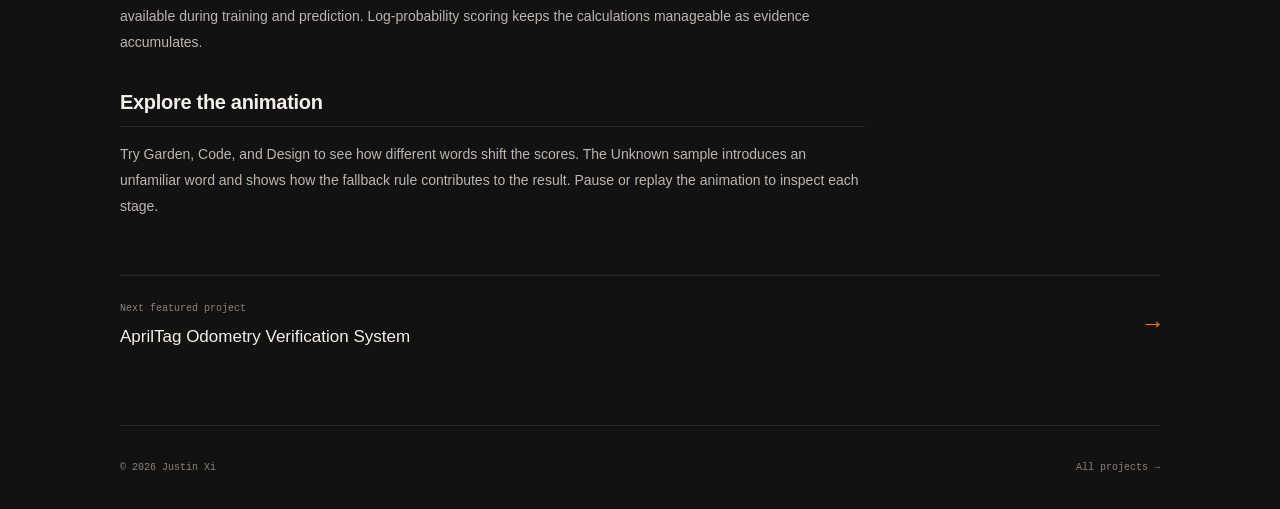
<file: projects/post-text-classifier.html>
<!doctype html>
<html lang="en">
  <head>
    <meta charset="utf-8" />
    <meta name="viewport" content="width=device-width, initial-scale=1" />
    <meta name="theme-color" content="#121212" />
    <meta name="description" content="A C++ classifier that learns from labeled discussion posts and predicts the topic of a new post using word evidence and probability." />
    <title>Post Text Classifier — Justin Xi</title>
    <link rel="icon" href="../assets/favicon.svg" type="image/svg+xml" />
    <script src="../theme.js"></script>
    <link rel="stylesheet" href="../styles.css" />
    <script src="../projects.js" defer></script>
  </head>
  <body class="project-layout">
    <a class="skip-link" href="#main">Skip to content</a>

    <div class="site-notice" role="status">
      <div class="site-notice-inner">
        <span class="site-notice-tag">In development</span>
        <p>This website is still being developed and updated.</p>
      </div>
    </div>

    <header class="site-header">
      <nav class="nav" aria-label="Main navigation">
        <a class="logo" href="../index.html">Justin Xi<span>.</span></a>
        <div class="nav-links">
          <a href="../index.html">Home</a>
          <a href="../posts.html">Posts</a>
          <a class="active" href="../projects.html">Projects</a>
          <a href="../coursework.html">Coursework</a>
          <button class="theme-toggle" type="button" data-theme-toggle aria-label="Switch to light mode" title="Switch to light mode" hidden>
            <svg class="theme-icon-sun" viewBox="0 0 24 24" aria-hidden="true"><circle cx="12" cy="12" r="4"/><path d="M12 2v2m0 16v2M2 12h2m16 0h2M4.93 4.93l1.42 1.42m11.3 11.3 1.42 1.42M4.93 19.07l1.42-1.42m11.3-11.3 1.42-1.42"/></svg>
            <svg class="theme-icon-moon" viewBox="0 0 24 24" aria-hidden="true"><path d="M20.9 13.3A9 9 0 0 1 10.7 3.1a9 9 0 1 0 10.2 10.2Z"/></svg>
          </button>
        </div>
      </nav>
    </header>

    <main id="main" class="page project-detail-page">
      <a class="back-link" href="../projects.html">← All projects</a>
      <article>
        <header class="project-detail-heading">
          <span class="section-label">Machine learning / C++</span>
          <h1>Post Text Classifier</h1>
          <p>A C++ classifier that learns from labeled discussion posts and predicts the topic of a new post using word evidence and probability.</p>
        </header>
        <figure class="project-hero classifier-hero">
          <iframe class="project-animation-frame" src="../assets/projects/classifier-animation.html?embed=1" title="Interactive Post Text Classifier demonstration" data-classifier-frame></iframe>
          <figcaption><span>01 / From text to prediction</span>Choose a sample to follow the words through the classifier.</figcaption>
        </figure>
        <div class="project-detail-grid">
          <div class="project-detail-body">
            <section>
              <h2>Overview</h2>
              <p>Inspired by Piazza discussions, this project turns labeled posts into a model that can recognize the topic of a new discussion. Labels come from the training data, so the classifier can work with different sets of topics.</p>
              <p>The C++ implementation handles training, prediction, and evaluation. The interactive animation above illustrates its scoring process with a small example corpus in the browser.</p>
            </section>
            <section>
              <h2>How it works</h2>
              <ol class="project-steps">
                <li><strong>Learn from labeled posts.</strong> Read CSV training data and count posts per label, unique vocabulary, and the number of posts containing each word.</li>
                <li><strong>Keep unique words.</strong> Treat each post as a bag of words. Word order and repeated occurrences do not change the prediction.</li>
                <li><strong>Score each topic.</strong> Combine the label’s log prior with the words’ log likelihoods. Fallback estimates handle words unseen within a label or across the training set.</li>
                <li><strong>Choose the highest score.</strong> Predict the most likely label, then compare predictions with known labels when evaluating a test dataset.</li>
              </ol>
            </section>
            <section>
              <h2>Built with sets and maps</h2>
              <p>Sets deduplicate the words in each post. Maps keep track of label totals and word frequencies, making those counts available during training and prediction. Log-probability scoring keeps the calculations manageable as evidence accumulates.</p>
            </section>
            <section>
              <h2>Explore the animation</h2>
              <p>Try Garden, Code, and Design to see how different words shift the scores. The Unknown sample introduces an unfamiliar word and shows how the fallback rule contributes to the result. Pause or replay the animation to inspect each stage.</p>
            </section>
          </div>
          <aside class="project-facts" aria-label="Project information">
            <div><h2>Status</h2><span class="status complete">Completed</span></div>
            <div><h2>Focus</h2><p>Discussion topic prediction<br />Probabilistic classification<br />Training and evaluation</p></div>
            <div><h2>Technologies</h2><ul class="tags"><li>C++</li><li>Naive Bayes</li><li>Maps &amp; sets</li><li>NLP</li></ul></div>
            <div><h2>Links</h2><a href="https://github.com/JustinXi008/post-text-classifier" target="_blank" rel="noopener noreferrer">View code ↗</a><a href="../assets/projects/classifier-animation.html">Open full animation ↗</a></div>
          </aside>
        </div>
        <a class="next-project" href="apriltag-odometry-verification-system.html"><span>Next featured project<strong>AprilTag Odometry Verification System</strong></span><b aria-hidden="true">→</b></a>
      </article>
    </main>
    <footer class="footer"><p>© 2026 Justin Xi</p><a href="../projects.html">All projects →</a></footer>
  </body>
</html>
</file>
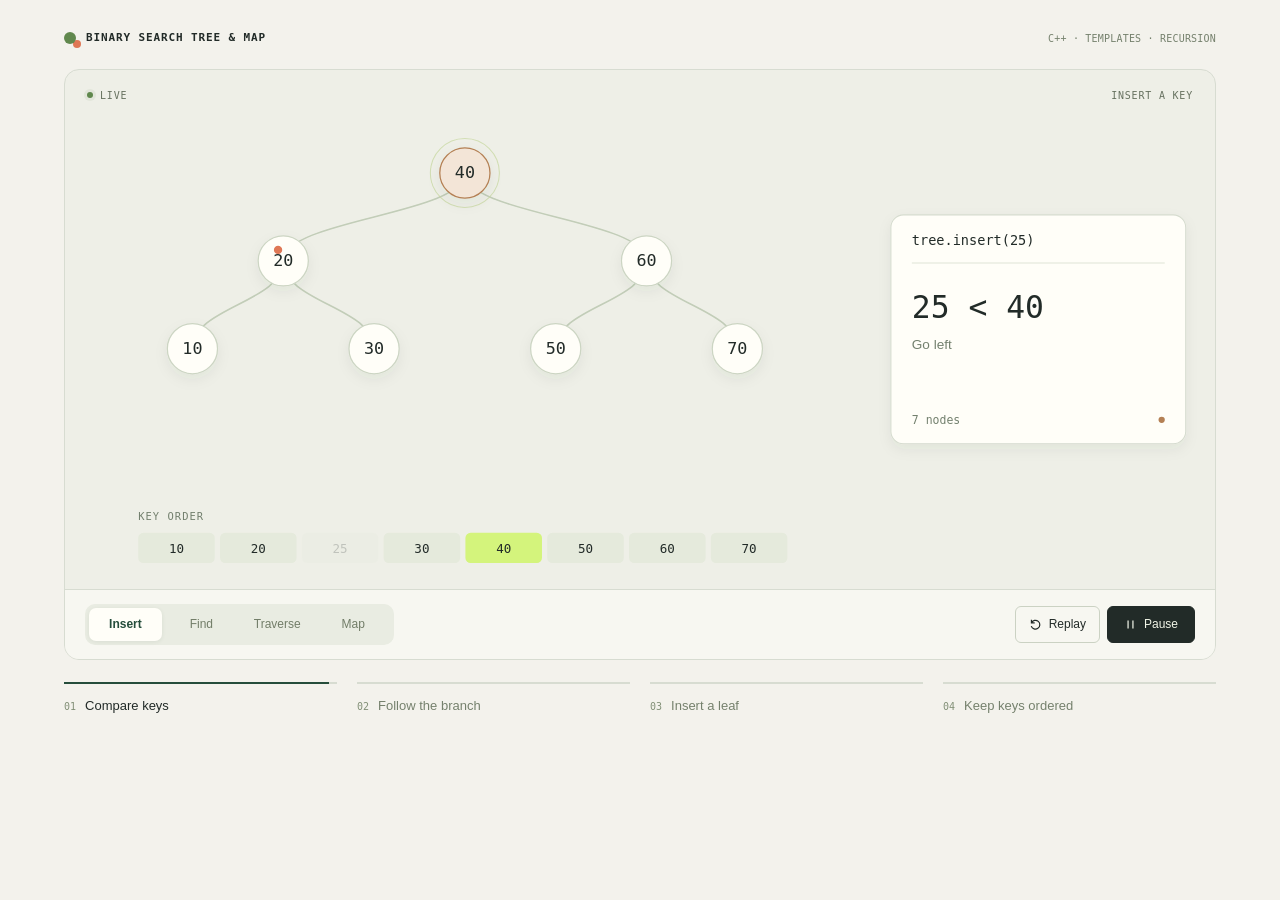
<file: assets/projects/bst-map-animation.html>
<!doctype html>
<html lang="en">
<head>
<meta charset="utf-8">
<meta name="viewport" content="width=device-width, initial-scale=1">
<meta name="color-scheme" content="light">
<title>Binary Search Tree &amp; Map — Keys in motion</title>
<style>
html,body{margin:0;min-height:100%;background:#f3f2ec}
.bst{--paper:#f3f2ec;--ink:#222b28;--muted:#73806e;--green:#254d3b;--line:#d7dcd1;box-sizing:border-box;width:100%;padding:30px clamp(18px,5vw,70px);overflow:hidden;background:var(--paper);color:var(--ink);font-family:Arial,Helvetica,sans-serif;-webkit-font-smoothing:antialiased}
.bst *{box-sizing:border-box}.bst .wrap{max-width:1200px;margin:auto}
.bst .heading{display:flex;justify-content:space-between;align-items:center;gap:20px;padding-bottom:22px;font:11px/1.5 'SFMono-Regular',Consolas,monospace;letter-spacing:.08em;text-transform:uppercase}
.bst .brand{display:flex;align-items:center;gap:10px;font-weight:600}.bst .brand:before{content:"";width:12px;height:12px;background:#60884d;border-radius:50%;box-shadow:7px 6px 0 -2px #df7755}.bst .meta{font-size:10px;color:#75816d;letter-spacing:.02em}
.bst .stage{border:1px solid var(--line);border-radius:15px;background:#eeefe7;overflow:hidden}
.bst .stage-top{display:flex;align-items:center;justify-content:space-between;padding:18px 22px 0;font:10px/1.5 'SFMono-Regular',Consolas,monospace;letter-spacing:.08em;text-transform:uppercase;color:#66715f}
.bst .live{display:flex;align-items:center;gap:7px}.bst .live:before{content:"";width:6px;height:6px;background:#60884d;border-radius:50%;box-shadow:0 0 0 3px #60884d15}
.bst .scene{width:100%;height:auto;display:block;background-image:radial-gradient(#aab49f55 .7px,transparent .7px);background-size:18px 18px}
.bst .scene text{fill:var(--ink);font-family:Arial,Helvetica,sans-serif}.bst .scene .mono{font-family:'SFMono-Regular',Consolas,monospace}.bst .scene .muted{fill:#73806e}
.bst .controls{display:flex;align-items:center;justify-content:space-between;gap:16px;padding:14px 20px;border-top:1px solid var(--line);background:#f7f7f1}
.bst .modes{display:grid;grid-template-columns:repeat(4,minmax(0,1fr));gap:3px;min-width:0;padding:4px;background:#e9ece2;border-radius:10px}
.bst button{display:inline-flex;align-items:center;justify-content:center;gap:7px;padding:9px 13px;min-height:36px;border:1px solid #cbd2c3;border-radius:6px;background:transparent;color:var(--ink);font:12px/1.4 Arial,sans-serif;cursor:pointer}
.bst button:hover{background:#e6eadc}.bst button:focus-visible{outline:2px solid #426c3c;outline-offset:3px}
.bst .mode{min-width:0;min-height:33px;padding:7px 13px;border:0;border-radius:7px;white-space:nowrap;color:#727d68;transition:background .18s,color .18s}
.bst .mode[aria-pressed="true"]{background:#fffef8;color:#254d3b;box-shadow:0 1px 4px #263c2414;font-weight:600}
.bst .actions{display:flex;gap:7px;flex-shrink:0}.bst button svg{width:13px;height:13px;stroke:currentColor;stroke-width:1.5;fill:none}.bst .primary{background:var(--ink);color:#f1f5e7;border-color:var(--ink);min-width:88px}.bst .primary:hover{background:var(--green)}
.bst .process{display:grid;grid-template-columns:repeat(4,minmax(0,1fr));gap:20px;margin:22px 0 0;padding:0;list-style:none}
.bst .process li{position:relative;display:flex;align-items:baseline;gap:9px;padding-top:12px;border-top:2px solid var(--line);font-size:13px;line-height:1.5;color:#75816d}
.bst .process li:before{content:"";position:absolute;left:0;top:-2px;width:var(--progress,0%);height:2px;background:var(--green)}
.bst .process li[aria-current="step"]{color:var(--ink)}.bst .process-no{font:10px/1.5 'SFMono-Regular',Consolas,monospace;color:#829077}
.bst .sr-only{position:absolute;width:1px;height:1px;overflow:hidden;clip:rect(0,0,0,0);white-space:nowrap}
.bst.embed{padding:clamp(14px,2.3vw,26px)}.bst.embed .heading{display:none}.bst.embed .wrap{max-width:none}
@media(max-width:760px){.bst{padding:22px 18px}.bst .stage-top{padding:16px 16px 0}.bst .controls{padding:14px}.bst .heading{font-size:10px}.bst .meta{font-size:9px}}
@media(max-width:520px){.bst .controls{flex-wrap:wrap;gap:10px}.bst .modes,.bst .actions{width:100%}.bst .mode{padding:9px 4px;min-height:40px;font-size:11px}.bst .actions button{flex:1;min-height:42px}.bst .process{grid-template-columns:repeat(2,minmax(0,1fr));gap:18px 14px}.bst .process li{font-size:12px;gap:7px}.bst .meta{display:none}}
@media(pointer:coarse){.bst .mode{min-height:44px}}
@media(prefers-reduced-motion:reduce){.bst .mode{transition:none}}
</style>
</head>
<body>
<main class="bst" id="bst-demo"><div class="wrap">
  <header class="heading"><span class="brand">Binary Search Tree &amp; Map</span><span class="meta">C++ · Templates · Recursion</span></header>
  <section class="stage" aria-label="Interactive tree and map animation">
    <div class="stage-top"><span class="live" id="bst-live">Live</span><span id="bst-operation">Insert a key</span></div>
    <svg class="scene" id="bst-scene" viewBox="0 0 1100 465" role="img" aria-labelledby="bst-title bst-description">
      <title id="bst-title">Binary search tree operations in motion</title>
      <desc id="bst-description">Compare keys to follow left or right branches. Insert a new leaf, find an existing key, iterate in ascending order, or create a map entry and set its value. The tree does not rebalance.</desc>
      <defs><filter id="bst-shadow" x="-40%" y="-40%" width="180%" height="190%"><feDropShadow dx="0" dy="5" stdDeviation="6" flood-color="#233a22" flood-opacity=".06"/></filter></defs>
      <g id="bst-edges"></g><g id="bst-nodes"></g><g id="bst-output"></g><g id="bst-card"></g><g id="bst-cursor" aria-hidden="true"></g>
    </svg>
    <div class="controls"><div class="modes" role="group" aria-label="Choose an operation">
      <button class="mode" id="bst-mode-insert" type="button" aria-pressed="true">Insert</button>
      <button class="mode" id="bst-mode-find" type="button" aria-pressed="false">Find</button>
      <button class="mode" id="bst-mode-traverse" type="button" aria-pressed="false">Traverse</button>
      <button class="mode" id="bst-mode-map" type="button" aria-pressed="false">Map</button>
    </div><div class="actions"><button id="bst-replay" type="button"><svg viewBox="0 0 16 16" aria-hidden="true"><path d="M3 6a5.4 5.4 0 1 1-.2 4M3 2v4h4"/></svg>Replay</button><button class="primary" id="bst-toggle" type="button" aria-pressed="false"><svg id="bst-play-icon" viewBox="0 0 16 16" aria-hidden="true"><path d="M5 3v10M11 3v10"/></svg><span id="bst-play-label">Pause</span></button></div></div>
  </section>
  <ol class="process" aria-label="Operation steps">
    <li id="bst-step-0" aria-current="step"><span class="process-no">01</span><span id="bst-step-label-0">Compare keys</span></li>
    <li id="bst-step-1"><span class="process-no">02</span><span id="bst-step-label-1">Follow the branch</span></li>
    <li id="bst-step-2"><span class="process-no">03</span><span id="bst-step-label-2">Insert a leaf</span></li>
    <li id="bst-step-3"><span class="process-no">04</span><span id="bst-step-label-3">Keep keys ordered</span></li>
  </ol>
  <p class="sr-only" id="bst-status" aria-live="polite"></p>
</div></main>
<script>
(() => {
  'use strict';
  const root=document.getElementById('bst-demo'),$=id=>root.querySelector('#'+id),scene=$('bst-scene');
  const embedded=new URLSearchParams(location.search).get('embed')==='1';
  if(embedded)root.classList.add('embed');
  const NS='http://www.w3.org/2000/svg',modes=['insert','find','traverse','map'];
  const settings={
    insert:{code:'tree.insert(25)',title:'Insert a key',duration:8500,steps:['Compare keys','Follow the branch','Insert a leaf','Keep keys ordered'],bounds:[0,1100,3900,5200,7100]},
    find:{code:'tree.find(50)',title:'Find a key',duration:8000,steps:['Start at the root','Follow comparisons','Match the key','Return the iterator'],bounds:[0,1100,2600,3900,6500]},
    traverse:{code:'++iterator',title:'In-order traversal',duration:9500,steps:['Start at the minimum','Visit a node','Advance the iterator','Read sorted keys'],bounds:[0,900,2200,6100,7800]},
    map:{code:'map[35] = 12',title:'Store a value',duration:10000,steps:['Look up the key','Create a missing entry','Set its value','Keep keys unique'],bounds:[0,3900,5000,6200,8500]}
  };
  // A browser illustration of the recursive C++ tree and key-only map ordering.
  // Insertion retains the existing shape; there are no rotations or deletions.
  const insertion=[40,20,60,10,30,50,70,25],payload={40:8,20:3,60:7,10:1,30:4,50:6,70:9,25:2,35:0};
  class Tree {
    constructor(){this.root=null;}
    insert(key,value){const put=n=>{if(!n)return {key,value,left:null,right:null};if(key<n.key)n.left=put(n.left);else if(n.key<key)n.right=put(n.right);return n;};this.root=put(this.root);}
    find(key){let n=this.root,path=[];while(n){path.push(n.key);if(key===n.key)return {node:n,path};n=key<n.key?n.left:n.right;}return {node:null,path};}
    ordered(){const out=[],visit=n=>{if(n){visit(n.left);out.push(n.key);visit(n.right);}};visit(this.root);return out;}
  }
  function makeTree(keys){const tree=new Tree();keys.forEach(k=>tree.insert(k,payload[k]));return tree;}
  const base=makeTree(insertion.slice(0,-1)),full=makeTree(insertion),expanded=makeTree([...insertion,35]);
  const ordered=full.ordered();
  const positions={40:[.5,0],20:[.25,1],60:[.75,1],10:[.125,2],30:[.375,2],50:[.625,2],70:[.875,2],25:[.3125,3],35:[.4375,3]};
  const reduced=matchMedia('(prefers-reduced-motion: reduce)');
  let mode='insert',paused=reduced.matches,time=paused?7000:0,last=0,visible=true,layout,nodes=new Map(),edges=[],slots=[],card={},cursor,announced=false;
  const clamp=(v,a=0,b=1)=>Math.max(a,Math.min(b,v)),ease=x=>{x=clamp(x);return x*x*(3-2*x);};
  function el(tag,attrs={},parent,content){const n=document.createElementNS(NS,tag);Object.entries(attrs).forEach(([k,v])=>n.setAttribute(k,v));if(content!==undefined)n.textContent=content;if(parent)parent.appendChild(n);return n;}
  const text=(p,x,y,s,size=13,extra={})=>el('text',{x,y,'font-size':size,...extra},p,s);
  const rect=(p,x,y,w,h,fill,rx=8,extra={})=>el('rect',{x,y,width:w,height:h,rx,fill,...extra},p);
  const point=key=>{const [fraction,level]=positions[key];return {x:layout.tx+fraction*layout.tw,y:layout.ty+level*layout.gap};};
  function snapshot(){
    let active,path,stage,inserted=false,done=false,comparison='',direction='',result='',keys=insertion.slice();
    const bounds=settings[mode].bounds;stage=time<bounds[1]?0:time<bounds[2]?1:time<bounds[3]?2:3;
    if(mode==='insert'||mode==='map'){
      const target=mode==='insert'?25:35,trace=mode==='insert'?base.find(target).path:full.find(target).path;
      const index=Math.min(trace.length-1,Math.floor(time/1300));path=trace.slice(0,index+1);active=trace[index];
      inserted=time>=3900;done=time>=(mode==='map'?6200:5200);
      if(!inserted){comparison=`${target} ${target<active?'<':'>'} ${active}`;direction=target<active?'Go left':'Go right';}
      else {active=target;path=[...trace,target];comparison=mode==='map'?(time<5000?'35 : 0':'35 : 12'):'25';direction=mode==='map'?(time<5000?'Value initialized':'Value assigned'):'Leaf inserted';}
      keys=mode==='insert'?(inserted?insertion:insertion.slice(0,-1)):(inserted?[...insertion,35]:insertion);
      result=mode==='map'?`${inserted?9:8} unique keys`:`${inserted?8:7} nodes`;
    } else if(mode==='find'){
      const trace=full.find(50).path,index=Math.min(trace.length-1,Math.floor(time/1300));path=trace.slice(0,index+1);active=trace[index];done=time>=3900;
      comparison=`50 ${50<active?'<':50>active?'>':'='} ${active}`;direction=active===50?'Key found':50<active?'Go left':'Go right';result=active===50?'Iterator → 50':`${path.length} ${path.length===1?'comparison':'comparisons'}`;
    } else {
      const index=Math.min(ordered.length-1,Math.floor(Math.max(0,time-900)/650));active=ordered[index];path=[];done=time>=6100;comparison=String(active);direction=done?'Traversal complete':'Visit → advance';result=`${time<900?0:Math.min(ordered.length,Math.floor((time-900)/650)+1)} / ${ordered.length} visited`;
    }
    return {active,path,stage,inserted,done,comparison,direction,result,keys};
  }
  function build(){
    const mobile=scene.clientWidth<760;
    layout=mobile?{W:400,H:650,tx:0,tw:400,ty:65,gap:80,cx:28,cy:458,cw:344,ch:164,oy:393}:{W:1100,H:465,tx:35,tw:695,ty:67,gap:84,cx:790,cy:107,cw:282,ch:219,oy:411};
    scene.setAttribute('viewBox',`0 0 ${layout.W} ${layout.H}`);
    ['bst-edges','bst-nodes','bst-output','bst-card','bst-cursor'].forEach(id=>$(id).replaceChildren());nodes=new Map();edges=[];slots=[];
    const isMap=mode==='map',nodeLayer=$('bst-nodes'),edgeLayer=$('bst-edges'),out=$('bst-output'),panel=$('bst-card');
    const drawEdges=n=>{if(!n)return;for(const child of [n.left,n.right])if(child){const a=point(n.key),b=point(child.key),d=`M${a.x} ${a.y}C${a.x} ${a.y+40} ${b.x} ${b.y-40} ${b.x} ${b.y}`;const normal=el('path',{d,stroke:'#c2cdb8','stroke-width':1.5,fill:'none'},edgeLayer);const signal=el('path',{d,stroke:'#b48054','stroke-width':2.4,fill:'none',opacity:0},edgeLayer);edges.push({from:n.key,to:child.key,normal,signal});drawEdges(child);}};drawEdges(isMap?expanded.root:full.root);
    const all=isMap?[...insertion,35]:insertion;
    all.forEach(key=>{const p=point(key),g=el('g',{},nodeLayer);const halo=el('circle',{cx:p.x,cy:p.y,r:isMap?39:33,fill:'none',stroke:'#c6d79e','stroke-width':1,opacity:0},g);let shape;
      if(isMap){const width=mobile?46:58;shape=rect(g,p.x-width/2,p.y-25,width,50,'#fffef8',10,{stroke:'#ccd5c3',filter:'url(#bst-shadow)'});}
      else shape=el('circle',{cx:p.x,cy:p.y,r:24,fill:'#fffef8',stroke:'#ccd5c3','stroke-width':1.2,filter:'url(#bst-shadow)'},g);
      text(g,p.x,p.y+(isMap?-4:5),String(key),isMap?15:16,{'text-anchor':'middle',class:'mono'});
      const value=isMap?text(g,p.x,p.y+14,String(payload[key]),11,{'text-anchor':'middle',class:'mono muted'}):null;
      nodes.set(key,{g,shape,halo,value});
    });
    const stripOrder=isMap?expanded.ordered():ordered;
    const span=mobile?358:626,sw=span/stripOrder.length,x0=mobile?21:70;
    stripOrder.forEach((key,i)=>{const x=x0+i*sw,g=el('g',{},out),bg=rect(g,x,layout.oy,sw-5,29,'#e5eadc',5);const label=text(g,x+(sw-5)/2,layout.oy+19,String(key),12,{'text-anchor':'middle',class:'mono'});slots.push({key,g,bg,label});});
    text(out,x0,layout.oy-12,'KEY ORDER',10,{class:'mono muted','letter-spacing':1});
    const {cx:x,cy:y,cw:w,ch:h}=layout;
    rect(panel,x,y,w,h,'#fffef8',12,{stroke:'#d6dccf',filter:'url(#bst-shadow)'});
    text(panel,x+20,y+29,settings[mode].code,13,{class:'mono'});
    el('line',{x1:x+20,y1:y+46,x2:x+w-20,y2:y+46,stroke:'#e0e5d8'},panel);
    card.comparison=text(panel,x+20,y+(mobile?86:99),'',mobile?25:30,{class:'mono'});
    card.direction=text(panel,x+20,y+(mobile?111:128),'',13,{class:'muted'});
    card.result=text(panel,x+20,y+h-19,'',11,{class:'mono muted'});
    card.dot=el('circle',{cx:x+w-23,cy:y+h-23,r:3,fill:'#a6b49a'},panel);
    cursor=el('circle',{r:4,fill:'#df7755',opacity:0},$('bst-cursor'));
    $('bst-operation').textContent=settings[mode].title;
    modes.forEach(name=>$('bst-mode-'+name).setAttribute('aria-pressed',String(name===mode)));
    settings[mode].steps.forEach((s,i)=>$('bst-step-label-'+i).textContent=s);
    render();
  }
  function render(){
    if(!layout)return;const s=snapshot(),isMap=mode==='map';
    for(const [key,n] of nodes){const exists=s.keys.includes(key),chosen=key===s.active,visited=s.path.includes(key),isNew=(mode==='insert'&&key===25)||(isMap&&key===35);
      const progress=isNew?ease((time-3900)/650):1,p=point(key),scale=exists?(.72+.28*progress):1;
      n.g.setAttribute('opacity',exists?progress:0);n.g.setAttribute('transform',`translate(${p.x*(1-scale)} ${p.y*(1-scale)}) scale(${scale})`);
      n.shape.setAttribute('fill',chosen?(s.done||s.inserted?'#d4f47c':'#f3e5d7'):visited?'#edf1e5':'#fffef8');n.shape.setAttribute('stroke',chosen?(s.done||s.inserted?'#83a15b':'#b48054'):'#ccd5c3');
      n.halo.setAttribute('opacity',chosen?.7:0);
      if(n.value)n.value.textContent=String(key===35&&time>=5000?12:payload[key]);
    }
    edges.forEach(e=>{const exists=s.keys.includes(e.from)&&s.keys.includes(e.to),i=s.path.indexOf(e.from),selected=i>=0&&s.path[i+1]===e.to;e.normal.setAttribute('opacity',exists?1:0);e.signal.setAttribute('opacity',exists&&selected?1:0);});
    let moving=false;
    if(mode!=='traverse'&&time>=500&&time<3900){const trace=mode==='find'?[...full.find(50).path]:mode==='map'?[...full.find(35).path,35]:[...base.find(25).path,25];const idx=Math.floor(time/1300),u=clamp((time%1300-500)/700);if(idx<trace.length-1&&u>0&&u<1){const a=point(trace[idx]),b=point(trace[idx+1]),v=ease(u),iv=1-v;cursor.setAttribute('cx',iv*iv*iv*a.x+3*iv*v*v*b.x+v*v*v*b.x);cursor.setAttribute('cy',iv*iv*iv*a.y+3*iv*iv*v*(a.y+40)+3*iv*v*v*(b.y-40)+v*v*v*b.y);moving=true;}}
    cursor.setAttribute('opacity',moving?1:0);
    slots.forEach(({key,g,bg,label})=>{const shown=s.keys.includes(key),index=ordered.indexOf(key),visited=mode==='traverse'&&time>=900+index*650;g.setAttribute('opacity',shown?1:.22);bg.setAttribute('fill',key===s.active?'#d4f47c':visited?'#dce8c6':'#e5eadc');label.setAttribute('opacity',mode==='traverse'&&!visited?.35:1);});
    card.comparison.textContent=s.comparison;card.direction.textContent=s.direction;card.result.textContent=s.result;card.dot.setAttribute('fill',s.done?'#60884d':'#b48054');
    const bounds=settings[mode].bounds;
    for(let i=0;i<4;i++){const step=$('bst-step-'+i);step.setAttribute('aria-current',s.stage===i?'step':'false');step.style.setProperty('--progress',clamp((time-bounds[i])/(bounds[i+1]-bounds[i]))*100+'%');}
    if(s.done&&!announced){$('bst-status').textContent=mode==='traverse'?`In-order keys: ${ordered.join(', ')}.`:mode==='find'?'Key 50 found. Iterator returned.':mode==='map'?'Key 35 added with value 12. The map contains 9 unique keys.':'Key 25 inserted as the left child of 30. The tree contains 8 nodes.';announced=true;}
  }
  function sync(){
    $('bst-toggle').setAttribute('aria-pressed',String(paused));$('bst-toggle').setAttribute('aria-label',paused?'Play animation':'Pause animation');$('bst-play-label').textContent=paused?'Play':'Pause';$('bst-live').textContent=paused?'Paused':'Live';$('bst-play-icon').replaceChildren();el('path',{d:paused?'M5 3l8 5-8 5Z':'M5 3v10M11 3v10'},$('bst-play-icon'));
  }
  modes.forEach(name=>$('bst-mode-'+name).addEventListener('click',()=>{mode=name;time=paused?settings[mode].duration-1000:0;last=0;announced=false;$('bst-status').textContent='';build();}));
  $('bst-toggle').addEventListener('click',()=>{paused=!paused;last=0;sync();});
  $('bst-replay').addEventListener('click',()=>{time=0;last=0;paused=false;announced=false;$('bst-status').textContent='';render();sync();});
  reduced.addEventListener('change',e=>{if(e.matches){paused=true;time=settings[mode].duration-1000;render();sync();}});
  new ResizeObserver(()=>{build();}).observe(scene);
  new IntersectionObserver(entries=>{visible=entries[0].isIntersecting;last=0;}).observe(root);
  document.addEventListener('visibilitychange',()=>{last=0;});
  function tick(now){if(!paused&&visible&&!document.hidden){if(last)time+=Math.min(now-last,80);if(time>=settings[mode].duration){time%=settings[mode].duration;announced=false;$('bst-status').textContent='';}render();}last=now;requestAnimationFrame(tick);}
  build();sync();requestAnimationFrame(tick);
  if(embedded&&window.parent!==window){let lastHeight=0;const report=()=>{const height=Math.ceil(root.getBoundingClientRect().height)+4;if(height!==lastHeight){lastHeight=height;window.parent.postMessage({type:'bst:resize',height},'*');}};new ResizeObserver(report).observe(root);requestAnimationFrame(report);}
})();
</script>
</body>
</html>
</file>
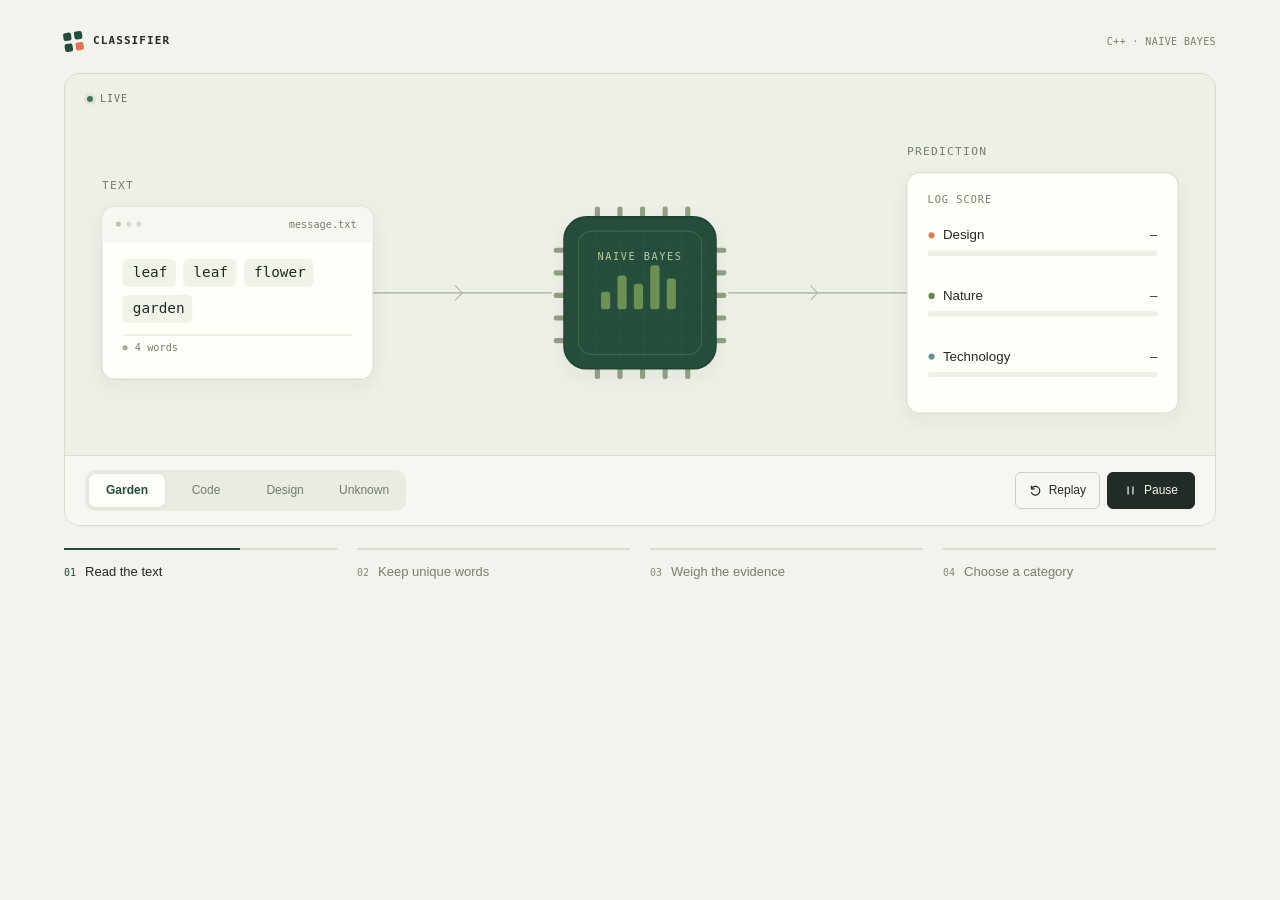
<file: assets/projects/classifier-animation.html>
<!doctype html>
<html lang="en">
<head>
<meta charset="utf-8">
<meta name="viewport" content="width=device-width, initial-scale=1">
<meta name="color-scheme" content="light">
<title>Post Text Classifier — Text in. Insight out.</title>
<style>
  html,body{margin:0;min-height:100%;background:#f3f2ec}
  /* Scoped styles keep the animation easy to embed. */
  .classifier{--paper:#f3f2ec;--ink:#222b28;--line:#d7dcd1;--green:#254d3b;box-sizing:border-box;width:100%;color:var(--ink);background:var(--paper);font-family:Arial,Helvetica,sans-serif;-webkit-font-smoothing:antialiased;padding:32px clamp(18px,5vw,76px);overflow:hidden}
  .classifier *{box-sizing:border-box}
  .classifier .wrap{max-width:1200px;margin:auto}
  .classifier .eyebrow{display:flex;align-items:center;justify-content:space-between;gap:20px;padding-bottom:22px;font:11px/1.5 'SFMono-Regular',Consolas,monospace;letter-spacing:.1em;text-transform:uppercase}
  .classifier .brand{display:flex;align-items:center;gap:10px;font-weight:bold}
  .classifier .brand-mark{width:19px;height:19px;display:grid;grid-template-columns:1fr 1fr;gap:3px;transform:rotate(-8deg)}
  .classifier .brand-mark i{background:var(--green);border-radius:2px}
  .classifier .brand-mark i:last-child{background:#df7755}
  .classifier .edition{font-size:10px;color:#75816d;letter-spacing:.04em}
  .classifier .stage{position:relative;border:1px solid var(--line);border-radius:15px;background:#eeefe7;isolation:isolate;overflow:hidden}
  .classifier .stage:before{content:"";position:absolute;inset:0;z-index:-1;background-image:radial-gradient(#9ca893 .7px,transparent .7px);background-size:18px 18px;opacity:.24;pointer-events:none}
  .classifier .stage-top{display:flex;align-items:center;padding:17px 22px 0;font:10px/1.5 'SFMono-Regular',Consolas,monospace;letter-spacing:.1em;color:#66715f;text-transform:uppercase}
  .classifier .live{display:inline-flex;align-items:center;gap:7px}
  .classifier .live:before{content:"";height:6px;width:6px;background:#477450;border-radius:50%;box-shadow:0 0 0 3px #47745015}
  .classifier .scene{width:100%;height:auto;display:block;overflow:visible}
  .classifier .scene text{font-family:Arial,Helvetica,sans-serif;fill:var(--ink)}
  .classifier .scene .mono{font-family:'SFMono-Regular',Consolas,monospace}
  .classifier .scene .muted{fill:#73806e}
  .classifier .scene .line{stroke:#b5c1af;stroke-width:1.5;fill:none}
  .classifier .controls{display:flex;align-items:center;justify-content:space-between;gap:16px;padding:14px 20px;border-top:1px solid var(--line);background:#f7f7f1}
  .classifier .sample-wrap{display:grid;grid-template-columns:repeat(4,minmax(0,1fr));gap:3px;min-width:0;padding:4px;background:#e9ecE2;border-radius:10px}
  .classifier .actions{display:flex;gap:7px;flex-shrink:0}
  .classifier button{display:inline-flex;align-items:center;justify-content:center;gap:7px;padding:9px 13px;min-height:36px;border:1px solid #cbd2c3;border-radius:6px;background:transparent;color:var(--ink);font:12px/1.4 Arial,sans-serif;cursor:pointer}
  .classifier button:hover{background:#e6eadc}
  .classifier button:focus-visible{outline:2px solid #426c3c;outline-offset:3px}
  .classifier .sample-choice{min-width:0;min-height:33px;padding:7px 13px;border:0;border-radius:7px;white-space:nowrap;color:#727d68;transition:background .18s ease,color .18s ease,box-shadow .18s ease}
  .classifier .sample-choice:hover{background:#dde4d3;color:#354a35}
  .classifier .sample-choice[aria-pressed="true"]{background:#fffef8;color:#254d3b;box-shadow:0 1px 4px #263c2414;font-weight:600}
  .classifier button svg{width:13px;height:13px;stroke:currentColor;stroke-width:1.5;fill:none}
  .classifier .primary{background:var(--ink);color:#f1f5e7;border-color:var(--ink);min-width:88px}
  .classifier .primary:hover{background:var(--green)}
  .classifier .process{display:grid;grid-template-columns:repeat(4,minmax(0,1fr));gap:20px;margin:22px 0 0;padding:0;list-style:none}
  .classifier .process-step{position:relative;display:flex;align-items:baseline;gap:9px;padding-top:12px;border-top:2px solid #d7dcd1;font-size:13px;line-height:1.5;color:#75816d}
  .classifier .process-step:before{content:"";position:absolute;left:0;top:-2px;width:var(--progress,0%);height:2px;background:var(--green)}
  .classifier .process-step[aria-current="step"]{color:var(--ink)}
  .classifier .process-no{font:10px/1.5 'SFMono-Regular',Consolas,monospace;color:#829077}
  .classifier .process-step[aria-current="step"] .process-no{color:var(--green)}
  .classifier .sr-only{position:absolute;width:1px;height:1px;overflow:hidden;clip:rect(0,0,0,0);white-space:nowrap}
  @media(max-width:760px){.classifier{padding:22px 18px}.classifier .eyebrow{font-size:10px}.classifier .edition{font-size:9px}.classifier .stage-top{padding:15px 16px 0}.classifier .controls{padding:14px}}
  @media(max-width:520px){.classifier .controls{flex-wrap:wrap;gap:10px}.classifier .sample-wrap,.classifier .actions{width:100%}.classifier .sample-choice{padding:9px 4px;min-height:40px;font-size:11px}.classifier .actions button{flex:1;min-height:42px}.classifier .process{grid-template-columns:repeat(2,minmax(0,1fr));gap:18px 14px}.classifier .process-step{font-size:12px;gap:7px}}
  @media(pointer:coarse){.classifier .sample-choice{min-height:44px}}
  @media(prefers-reduced-motion:reduce){.classifier .sample-choice{transition:none}}
  /* Add ?embed=1 to show only the animation panel. */
  .classifier.embed{padding:clamp(14px,2.3vw,26px);background:var(--paper)}.classifier.embed .eyebrow{display:none}.classifier.embed .wrap{max-width:none}
  html.preview-page,html.preview-page body{height:100%;min-height:0}
  .classifier.preview{padding:0;height:100%;display:grid;align-items:center}
  .classifier.preview .wrap{width:100%}
  .classifier.preview .eyebrow,.classifier.preview .stage-top,.classifier.preview .controls,.classifier.preview .process{display:none}
  .classifier.preview .stage{border:0;border-radius:0;background:transparent}
  .classifier.preview .scene{width:100%;height:auto}
</style>
</head>
<body>
<main class="classifier" id="text-classifier">
<div class="wrap">
  <header class="eyebrow"><div class="brand"><span class="brand-mark" aria-hidden="true"><i></i><i></i><i></i><i></i></span>Classifier</div><span class="edition">C++ · Naive Bayes</span></header>
  <section class="stage" aria-label="Animated text classification demo">
    <div class="stage-top"><span class="live" id="live-label">Live</span></div>
    <svg class="scene" id="classifier-scene" viewBox="0 0 1120 340" role="img" aria-labelledby="scene-title scene-desc">
      <title id="scene-title">A text classifier in motion</title><desc id="scene-desc">A document is split into unique words. A Naive Bayes model adds word log-likelihoods to the class log-prior, then chooses the highest scoring category. The demo uses an illustrative training corpus.</desc>
      <defs>
        <filter id="c-shadow" x="-30%" y="-30%" width="160%" height="170%"><feDropShadow dx="0" dy="6" stdDeviation="9" flood-color="#233a22" flood-opacity=".06"/></filter>
        <pattern id="c-core-grid" width="12" height="12" patternUnits="userSpaceOnUse"><path d="M12 0H0V12" fill="none" stroke="#68916a" stroke-opacity=".17" stroke-width=".6"/></pattern>
      </defs>
      <g id="routes"></g><g id="source"></g><g id="engine"></g><g id="result"></g><g id="particles" aria-hidden="true"></g><g id="annotations"></g>
    </svg>
    <div class="controls">
      <div class="sample-wrap" role="group" aria-label="Choose a sample">
        <button type="button" class="sample-choice" id="sample-0" aria-pressed="true">Garden</button>
        <button type="button" class="sample-choice" id="sample-1" aria-pressed="false">Code</button>
        <button type="button" class="sample-choice" id="sample-2" aria-pressed="false">Design</button>
        <button type="button" class="sample-choice" id="sample-3" aria-pressed="false" aria-label="Sample with an unknown word">Unknown</button>
      </div>
      <div class="actions"><button type="button" id="replay"><svg viewBox="0 0 16 16" aria-hidden="true"><path d="M3 6a5.4 5.4 0 1 1-.2 4M3 2v4h4"/></svg>Replay</button><button type="button" class="primary" id="toggle" aria-pressed="false"><svg viewBox="0 0 16 16" aria-hidden="true" id="play-icon"><path d="M5 3v10M11 3v10"/></svg><span id="play-label">Pause</span></button></div>
    </div>
  </section>
  <ol class="process" aria-label="Classification process">
    <li class="process-step" id="process-0" aria-current="step"><span class="process-no">01</span><span>Read the text</span></li>
    <li class="process-step" id="process-1"><span class="process-no">02</span><span>Keep unique words</span></li>
    <li class="process-step" id="process-2"><span class="process-no">03</span><span>Weigh the evidence</span></li>
    <li class="process-step" id="process-3"><span class="process-no">04</span><span>Choose a category</span></li>
  </ol>
  <p class="sr-only" id="classifier-status" aria-live="polite"></p>
</div>
</main>
<script>
(() => {
  'use strict';
  const root = document.getElementById('text-classifier');
  if (new URLSearchParams(location.search).get('embed') === '1') root.classList.add('embed');
  const preview = new URLSearchParams(location.search).get('preview') === '1';
  if (preview) { root.classList.add('preview'); document.documentElement.classList.add('preview-page'); }
  const $ = id => root.querySelector('#' + id);
  const scene = $('classifier-scene');
  const processSteps = [0,1,2,3].map(i=>$('process-'+i));
  const NS = 'http://www.w3.org/2000/svg';
  const colors = {nature:'#60884d',technology:'#6b8f99',design:'#d1805a'};
  // An original, small demonstration corpus. No original project data is embedded.
  // The whitespace tokenization, document counts, fallback rules and lexical tie
  // break mirror the C++ implementation. This is not a call to the C++ executable.
  const training = {
    nature:['leaf flower garden green','tree leaf forest green','flower garden plant bloom','forest tree leaf plant','garden soil flower bloom','leaf green garden plant'],
    technology:['code data server system','code program memory system','server data network system','code memory program logic','network server data code','program system memory data'],
    design:['color layout shape form','design color type layout','shape form design space','layout color grid type','design shape color grid','form space layout design']
  };
  const samples = [
    {title:'a note from the garden',text:'leaf leaf flower garden'},
    {title:'inside the machine',text:'code data code server'},
    {title:'at the design studio',text:'color layout color shape'},
    {title:'an unfamiliar word',text:'garden flower stardust'}
  ];
  const labels = Object.keys(training).sort();
  const unique = text => [...new Set(text.trim().split(/\s+/).filter(Boolean))].sort();
  const counts = {},global = new Map(); let total=0;
  for(const label of labels){counts[label]=new Map();for(const doc of training[label]){total++;for(const word of unique(doc)){counts[label].set(word,(counts[label].get(word)||0)+1);global.set(word,(global.get(word)||0)+1);}}}
  const prior = label => Math.log(training[label].length/total);
  const likelihood = (word,label) => Math.log(counts[label].has(word)?counts[label].get(word)/training[label].length:global.has(word)?global.get(word)/total:1/total);
  const score = (words,label) => prior(label)+words.reduce((s,w)=>s+likelihood(w,label),0);
  let current=0,time=0,paused=matchMedia('(prefers-reduced-motion: reduce)').matches,last=0,visible=true,layout=null,announced=false;
  const duration=13000;
  let wordNodes=[],rows=[],inputTokens=[],coreBars=[],sourceHint,sourceBadge,engineRing,routeIn,routeOut;
  const clamp=(v,a=0,b=1)=>Math.max(a,Math.min(b,v));
  const ease=x=>{x=clamp(x);return x*x*(3-2*x);};
  function el(tag,attrs={},parent,text){const n=document.createElementNS(NS,tag);for(const [k,v]of Object.entries(attrs))n.setAttribute(k,v);if(text!==undefined)n.textContent=text;if(parent)parent.appendChild(n);return n;}
  function rect(parent,x,y,w,h,fill,r=0,extra={}){return el('rect',{x,y,width:w,height:h,rx:r,fill,...extra},parent);}
  function text(parent,x,y,content,size=14,extra={}){return el('text',{x,y,'font-size':size,...extra},parent,content);}
  function line(parent,x1,y1,x2,y2,stroke='#dce1d4',extra={}){return el('line',{x1,y1,x2,y2,stroke,...extra},parent);}
  function build(){
    const width=scene.clientWidth;
    const mobile=!preview&&width<720;
    const W=mobile?400:1120,H=mobile?760:340;
    scene.setAttribute('viewBox',`0 0 ${W} ${H}`);
    const S=mobile?{x:50,y:35,w:300,h:168}:{x:36,y:98,w:264,h:168};
    const E=mobile?{x:200,y:365}:{x:560,y:182};
    const R=mobile?{x:50,y:520,w:300,h:214}:{x:820,y:65,w:264,h:234};
    layout={mobile,W,H,S,E,R};
    ['routes','source','engine','result','particles','annotations'].forEach(id=>$(id).replaceChildren());
    const routes=$('routes'),source=$('source'),engine=$('engine'),result=$('result');
    const ip=mobile?`M${E.x} ${S.y+S.h}V${E.y-86}`:`M${S.x+S.w} ${E.y}H${E.x-86}`;
    const op=mobile?`M${E.x} ${E.y+86}V${R.y}`:`M${E.x+86} ${E.y}H${R.x}`;
    el('path',{d:ip,class:'line'},routes);el('path',{d:op,class:'line'},routes);
    routeIn=el('path',{d:ip,stroke:'transparent',fill:'none'},routes);routeOut=el('path',{d:op,stroke:'transparent',fill:'none'},routes);
    if(mobile){[(S.y+S.h+E.y-86)/2,(E.y+86+R.y)/2].forEach(y=>{line(routes,E.x-7,y-3,E.x,y+4,'#aab79f');line(routes,E.x+7,y-3,E.x,y+4,'#aab79f');});}
    else{[(S.x+S.w+E.x-86)/2,(E.x+86+R.x)/2].forEach(x=>{line(routes,x-7,E.y-7,x,E.y,'#aab79f');line(routes,x-7,E.y+7,x,E.y,'#aab79f');});}
    text(source,S.x,S.y-17,'TEXT',11,{class:'mono muted','letter-spacing':1.2});
    rect(source,S.x,S.y,S.w,S.h,'#fffef8',12,{stroke:'#d6dccf',filter:'url(#c-shadow)'});
    rect(source,S.x,S.y,S.w,35,'#f6f7f0',12);rect(source,S.x,S.y+20,S.w,15,'#f6f7f0');
    [0,1,2].forEach((i)=>el('circle',{cx:S.x+16+i*10,cy:S.y+17,r:2.5,fill:['#b9c5ae','#d5dbce','#d5dbce'][i]},source));
    text(source,S.x+S.w-16,S.y+21,'message.txt',10,{'text-anchor':'end',class:'mono muted'});
    inputTokens=[];
    const raw=samples[current].text.split(' ');let tx=S.x+20,ty=S.y+68;
    const seen=new Set();
    raw.forEach((w,i)=>{const tw=w.length*8+20;if(tx+tw>S.x+S.w-15){tx=S.x+20;ty+=35;}
      const g=el('g',{},source);rect(g,tx,ty-17,tw,27,'#f0f3e8',5);text(g,tx+10,ty+1,w,14,{class:'mono'});
      const repeated=seen.has(w);seen.add(w);const strike=line(g,tx+7,ty-5,tx+tw-7,ty-5,'#b1775e',{'stroke-width':1.5,opacity:0});inputTokens.push({g,strike,repeated});tx+=tw+7;
    });
    line(source,S.x+20,S.y+S.h-43,S.x+S.w-20,S.y+S.h-43);
    sourceBadge=rect(source,S.x+20,S.y+S.h-33,5,5,'#9fa993',2.5);
    sourceHint=text(source,S.x+32,S.y+S.h-27,'4 words',10,{class:'mono muted'});
    // The processing unit represents a count-based model, rather than a neural network.
    const ex=E.x-74,ey=E.y-74;
    [0,1,2,3,4].forEach(i=>{const o=30+i*22;rect(engine,ex-10,ey+o,12,5,'#91a184',2);rect(engine,ex+146,ey+o,12,5,'#91a184',2);rect(engine,ex+o,ey-10,5,12,'#91a184',2);rect(engine,ex+o,ey+146,5,12,'#91a184',2);});
    rect(engine,ex,ey,148,148,'#254d3b',22,{stroke:'#204333','stroke-width':1.5,filter:'url(#c-shadow)'});
    rect(engine,ex+8,ey+8,132,132,'url(#c-core-grid)',16);
    engineRing=rect(engine,ex+14,ey+14,120,120,'none',13,{stroke:'#c9ee85','stroke-opacity':.16,'stroke-width':1});
    text(engine,E.x,E.y-32,'NAIVE BAYES',10,{'text-anchor':'middle',class:'mono','letter-spacing':1.5,style:'fill:#b5cba5'});
    coreBars=[];for(let i=0;i<5;i++){coreBars.push(rect(engine,E.x-38+i*16,E.y-4,9,26,'#d4f47c',3));}
    text(result,R.x,R.y-17,'PREDICTION',11,{class:'mono muted','letter-spacing':1.2});
    rect(result,R.x,R.y,R.w,R.h,'#fffef8',12,{stroke:'#d6dccf',filter:'url(#c-shadow)'});
    text(result,R.x+20,R.y+29,'LOG SCORE',10,{class:'mono muted','letter-spacing':1});
    rows=[];
    const words=unique(samples[current].text), finals=labels.map(l=>score(words,l)),low=Math.floor(Math.min(...finals)-2);
    labels.forEach((l,i)=>{const y=R.y+65+i*(mobile?52:59),g=el('g',{},result);const highlight=rect(g,R.x+10,y-25,R.w-20,49,'#e5efce',8,{opacity:0});const dot=el('circle',{cx:R.x+24,cy:y-4,r:3,fill:colors[l]},g);text(g,R.x+35,y,l[0].toUpperCase()+l.slice(1),13);const value=text(g,R.x+R.w-20,y,'—',12,{'text-anchor':'end',class:'mono'});rect(g,R.x+20,y+11,R.w-40,5,'#edf0e6',2.5);const bar=rect(g,R.x+20,y+11,0,5,colors[l],2.5);const check=el('path',{d:`M${R.x+R.w-90} ${y-5}l4 4 8-9`,fill:'none',stroke:'#477450','stroke-width':1.8,opacity:0},g);rows.push({label:l,g,value,bar,dot,low,highlight,check});});
    wordNodes=[];
    words.forEach((w,i)=>{const g=el('g',{opacity:0},$('particles')),tw=w.length*7.2+22;rect(g,-tw/2,-14,tw,28,'#d4f47c',6,{stroke:'#b4d363','stroke-width':.8});text(g,0,4,w,12,{'text-anchor':'middle',class:'mono'});wordNodes.push({g,w,i});});
    for(let i=0;i<3;i++){const c=el('circle',{r:3.5,fill:'#60884d',opacity:0,'data-out':i},$('particles'));}
    render();
  }
  function stateAt(t){return t<1600?0:t<3800?1:t<8500?2:3;}
  function render(){
    if(!layout)return;
    const {mobile,S,E,R}=layout;
    const words=unique(samples[current].text),stage=stateAt(time);
    inputTokens.forEach(({g,strike,repeated})=>{const progress=ease((time-1800)/750);g.setAttribute('opacity',repeated?1-progress*.62:1);strike.setAttribute('opacity',repeated?progress:0);});
    sourceHint.textContent=time<1700?`${samples[current].text.split(' ').length} words`:`${samples[current].text.split(' ').length} → ${words.length} words`;
    sourceBadge.setAttribute('fill',time<1700?'#a2ae96':'#60884d');
    const arrived=words.map((_,i)=>clamp((time-(3400+i*1300))/1050));
    wordNodes.forEach(({g,i})=>{const u=(time-(2650+i*1300))/1050;const p=clamp(u);const pt=routeIn.getPointAtLength(routeIn.getTotalLength()*ease(p));g.setAttribute('transform',`translate(${pt.x},${pt.y})`);g.setAttribute('opacity',u<0||u>1?0:Math.min(1,u*8,(1-u)*8));});
    coreBars.forEach((b,i)=>{const motion=stage===2?Math.sin(time/230+i*1.15)*12:0;const h=[17,33,25,43,30][i]+motion; b.setAttribute('height',h);b.setAttribute('y',E.y+16-h);b.setAttribute('opacity',stage<2?.4:1);});
    engineRing.setAttribute('stroke-opacity',stage===2?.35+Math.sin(time/300)*.18:.16);
    const values=labels.map(l=>prior(l)+words.reduce((s,w,i)=>s+likelihood(w,l)*ease(arrived[i]),0));
    const finalValues=labels.map(l=>score(words,l));
    const best=labels.reduce((a,b)=>score(words,b)>score(words,a)?b:a,labels[0]);
    const predicted=stage===3;
    rows.forEach(({label,g,value,bar,dot,low,highlight,check},i)=>{const won=predicted&&label===best;value.textContent=time<2850?'—':values[i].toFixed(2);bar.setAttribute('width',time<2850?0:(R.w-40)*clamp((values[i]-low)/-low));g.setAttribute('opacity',predicted&&!won?.45:1);dot.setAttribute('r',won?4:3);highlight.setAttribute('opacity',won?1:0);check.setAttribute('opacity',won?1:0);});
    $('particles').querySelectorAll('[data-out]').forEach((n,i)=>{const u=(time-(8300+i*150))/750;const pt=routeOut.getPointAtLength(routeOut.getTotalLength()*ease(clamp(u)));n.setAttribute('cx',pt.x);n.setAttribute('cy',pt.y);n.setAttribute('opacity',u>=0&&u<=1?Math.min(u*10,(1-u)*10,1):0);});
    processSteps.forEach((step,i)=>{
      const starts=[0,1600,3800,8500],ends=[1600,3800,8500,11000];
      step.setAttribute('aria-current',i===stage?'step':'false');
      step.style.setProperty('--progress',clamp((time-starts[i])/(ends[i]-starts[i]))*100+'%');
    });
    if(predicted&&!announced){$('classifier-status').textContent=`Predicted category: ${best}. Log score ${Math.max(...finalValues).toFixed(2)}.`;announced=true;}
  }
  function syncButton(){
    $('toggle').setAttribute('aria-pressed',String(paused));
    $('toggle').setAttribute('aria-label',paused?'Play animation':'Pause animation');
    $('play-label').textContent=paused?'Play':'Pause';
    $('play-icon').replaceChildren();el('path',{d:paused?'M5 3l8 5-8 5Z':'M5 3v10M11 3v10'},$('play-icon'));
    $('live-label').textContent=paused?'Paused':'Live';
  }
  function restart(){time=0;last=0;announced=false;$('classifier-status').textContent='';render();}
  $('toggle').addEventListener('click',()=>{paused=!paused;last=0;syncButton();});
  $('replay').addEventListener('click',()=>{restart();paused=false;syncButton();});
  const sampleButtons=samples.map((_,i)=>$('sample-'+i));
  sampleButtons.forEach((button,i)=>button.addEventListener('click',()=>{
    current=i;
    sampleButtons.forEach((choice,j)=>choice.setAttribute('aria-pressed',String(j===current)));
    announced=false;time=paused?10000:0;last=0;build();
  }));
  if (preview) window.addEventListener('message',event=>{
    if(event.source!==window.parent||event.data?.type!=='classifier:pause')return;
    paused=Boolean(event.data.paused);last=0;syncButton();
  });
  const reduce=matchMedia('(prefers-reduced-motion: reduce)');
  reduce.addEventListener('change',e=>{if(e.matches){paused=true;time=10000;render();syncButton();}});
  // Pause off-screen and in background tabs without consuming animation time.
  new IntersectionObserver(entries=>{visible=entries[0].isIntersecting;last=0;},{threshold:0}).observe(root);
  document.addEventListener('visibilitychange',()=>{last=0;});
  new ResizeObserver(()=>{const w=scene.clientWidth;if(!layout||Math.abs((layout.clientWidth||0)-w)>1){build();layout.clientWidth=w;}}).observe(scene);
  if(paused)time=10000;
  build();layout.clientWidth=scene.clientWidth;syncButton();
  function tick(now){if(!paused&&visible&&!document.hidden){if(last)time+=Math.min(now-last,80);if(time>=duration){time%=duration;announced=false;}render();}last=now;requestAnimationFrame(tick);}
  requestAnimationFrame(tick);
  // Let an embedding page fit the panel without an inner scrollbar.
  if (window.parent !== window && root.classList.contains('embed')) {
    let lastHeight=0;
    const reportHeight=()=>{
      const height=Math.ceil(root.getBoundingClientRect().height)+4;
      if(height!==lastHeight){lastHeight=height;window.parent.postMessage({type:'classifier:resize',height},'*');}
    };
    new ResizeObserver(reportHeight).observe(root);
    requestAnimationFrame(reportHeight);
  }
})();
</script>
</body>
</html>
</file>
<file: styles.css>
:root {
  color-scheme: dark;
  --background: #121212;
  --surface: #181818;
  --surface-hover: #1d1d1d;
  --text: #f2f0eb;
  --muted: #aaa7a1;
  --subtle: #88847d;
  --border: #2c2b29;
  --accent: #ff7a33;
  --accent-soft: #2a1c15;
  --green: #72d78b;
  --green-soft: #14231a;
  --blue: #86a8ff;
  --blue-soft: #182033;
  --accent-rgb: 255 122 51;
  --card-shadow: 0 8px 22px rgb(0 0 0 / 30%);
  --on-accent: #17110d;
  --notice-border: #4a2f20;
  --notice-background: #19130f;
  --notice-tag-border: #754329;
  --notice-text: #b9a89e;
  --avatar-border: #5d3825;
  --body-copy: #c6c3bc;
  --link-border: #55524d;
  --link-text: #c2bfb8;
  --popover-border: #4a3a31;
  --popover-background: #1c1917;
  --preview-text: #d7d4cd;
  --code-text: #d8b09b;
  --lede-text: #d5d2cb;
  --accent-border: #55331f;
  --callout-text: #d7c2b6;
  --equation-border: #353432;
  --inset-background: #0d0d0d;
  --equation-text: #e3e0d9;
  --note-label: #ffab7f;
  --note-text: #d7bcae;
  --group-text: #c9c6bf;
  --status-accent: #ffad82;
  --tag-background: #242422;
  --tag-text: #aaa69f;
  --media-background: #141414;
  --degree-meta: #cda990;
  --download-border: #704127;
  --download-text: #ffd0b7;
  --featured-hover-border: #76503a;
  --featured-open-background: #161616;
  --featured-footer-text: #ddd7cd;
  --caption-text: #c0b9ad;
  --demo-border: #63402a;
  --demo-hover: #382319;
  --detail-copy: #bab7b1;
  --steps-text: #e1dcd3;
  --facts-text: #c1bcb2;
  --facts-link-border: #4b463e;
  --facts-link: #d7c2b4;
  --content-width: 760px;
  --sans: Inter, ui-sans-serif, -apple-system, BlinkMacSystemFont, "Segoe UI", sans-serif;
  --mono: ui-monospace, SFMono-Regular, Menlo, Consolas, monospace;
}


:root[data-theme="light"] {
  color-scheme: light;
  --background: #ffffff;
  --surface: #f7f9fc;
  --surface-hover: #eef3f8;
  --text: #00274c;
  --muted: #486078;
  --subtle: #586d80;
  --border: #d8e2ec;
  --accent: #00274c;
  --accent-soft: #edf3f9;
  --accent-rgb: 0 39 76;
  --card-shadow: 0 8px 22px rgb(0 39 76 / 10%);
  --green: #22633b;
  --green-soft: #e9f4ed;
  --blue: #174992;
  --blue-soft: #e8eff9;
  --on-accent: #ffffff;
  --notice-border: #d3dfeb;
  --notice-background: #f2f6fa;
  --notice-tag-border: #a8bfd4;
  --notice-text: #486078;
  --avatar-border: #a8bfd4;
  --body-copy: #354d63;
  --link-border: #9aabba;
  --link-text: #254765;
  --popover-border: #c6d4e1;
  --popover-background: #ffffff;
  --preview-text: #254765;
  --code-text: #174992;
  --lede-text: #254765;
  --accent-border: #c6d4e1;
  --callout-text: #354d63;
  --equation-border: #d3dfeb;
  --inset-background: #f2f6fa;
  --equation-text: #00274c;
  --note-label: #00274c;
  --note-text: #354d63;
  --group-text: #354d63;
  --status-accent: #00274c;
  --tag-background: #eaf0f6;
  --tag-text: #486078;
  --media-background: #f7f9fc;
  --degree-meta: #486078;
  --download-border: #a8bfd4;
  --download-text: #00274c;
  --featured-hover-border: #8aa5bd;
  --featured-open-background: #ffffff;
  --featured-footer-text: #354d63;
  --caption-text: #486078;
  --demo-border: #a8bfd4;
  --demo-hover: #dce7f1;
  --detail-copy: #354d63;
  --steps-text: #00274c;
  --facts-text: #486078;
  --facts-link-border: #9aabba;
  --facts-link: #254765;
}

* { box-sizing: border-box; }

html {
  scroll-behavior: smooth;
  scroll-padding-top: 90px;
}

body {
  margin: 0;
  background: var(--background);
  color: var(--text);
  font-family: var(--sans);
  font-size: 15px;
  line-height: 1.65;
  -webkit-font-smoothing: antialiased;
}

body:has(.project-dialog:popover-open) { overflow: hidden; }

.has-entrance-motion .entrance-item {
  opacity: 0;
  transform: translateY(calc(18px + var(--hover-lift, 0px))) scale(var(--hover-scale, 1));
  transition:
    opacity 580ms cubic-bezier(0.22, 1, 0.36, 1) var(--entrance-delay, 0ms),
    transform 580ms cubic-bezier(0.22, 1, 0.36, 1) var(--entrance-delay, 0ms);
  will-change: opacity, transform;
}

.has-entrance-motion .entrance-item.is-visible {
  opacity: 1;
  transform: translateY(var(--hover-lift, 0px)) scale(var(--hover-scale, 1));
}

::selection { background: var(--accent); color: var(--on-accent); }
a { color: inherit; text-decoration: none; }
a:focus-visible { outline: 2px solid var(--accent); outline-offset: 5px; }

.skip-link {
  position: fixed;
  top: -60px;
  left: 20px;
  z-index: 10;
  padding: 10px 14px;
  background: var(--accent);
  color: var(--on-accent);
  font-weight: 700;
}

.skip-link:focus { top: 12px; }

.site-notice {
  border-bottom: 1px solid var(--notice-border);
  background: var(--notice-background);
}

.site-notice-inner {
  width: min(calc(100% - 40px), var(--content-width));
  min-height: 38px;
  display: flex;
  align-items: center;
  justify-content: center;
  gap: 10px;
  margin-inline: auto;
}

.site-notice-tag {
  flex: 0 0 auto;
  padding: 2px 7px;
  border: 1px solid var(--notice-tag-border);
  border-radius: 20px;
  color: var(--accent);
  font-family: var(--mono);
  font-size: 8px;
  font-weight: 700;
  letter-spacing: 0.6px;
  line-height: 1.5;
  text-transform: uppercase;
}

.site-notice p {
  margin: 0;
  color: var(--notice-text);
  font-size: 11px;
  line-height: 1.4;
}

.site-header {
  border-bottom: 1px solid var(--border);
  background: var(--background);
}

.nav,
.page,
.footer {
  width: min(calc(100% - 40px), var(--content-width));
  margin-inline: auto;
}

.nav {
  min-height: 70px;
  display: flex;
  flex-wrap: wrap;
  align-items: center;
  justify-content: space-between;
  gap: 24px;
}

.logo {
  font-family: var(--mono);
  font-size: 17px;
  font-weight: 700;
  letter-spacing: -0.4px;
}

.logo span { color: var(--accent); }

.nav-links {
  margin-left: auto;
  display: flex;
  align-items: center;
  gap: 24px;
  color: var(--muted);
  font-size: 13px;
}

.nav-links a { padding: 6px 0; }
.nav-links a:hover { color: var(--text); }
.nav-links .active { color: var(--text); border-bottom: 1px solid var(--accent); }


.theme-toggle {
  display: grid;
  place-items: center;
  flex: 0 0 auto;
  width: 30px;
  height: 30px;
  padding: 6px;
  border: 1px solid var(--border);
  border-radius: 6px;
  background: var(--surface);
  color: var(--accent);
  cursor: pointer;
}

.theme-toggle[hidden] { display: none; }
.theme-toggle:hover { border-color: var(--accent); background: var(--surface-hover); }
.theme-toggle:focus-visible { outline: 2px solid var(--accent); outline-offset: 4px; }
.theme-toggle svg { width: 16px; height: 16px; fill: none; stroke: currentColor; stroke-width: 1.6; stroke-linecap: round; stroke-linejoin: round; }
.theme-toggle .theme-icon-moon { display: none; }
[data-theme="light"] .theme-toggle .theme-icon-sun { display: none; }
[data-theme="light"] .theme-toggle .theme-icon-moon { display: block; }

.home-page { padding: 68px 0 70px; }
.intro { position: relative; z-index: 1; padding-bottom: 56px; }

.profile {
  display: flex;
  align-items: center;
  gap: 22px;
  margin-bottom: 32px;
}

.avatar {
  width: 96px;
  height: 96px;
  flex: 0 0 auto;
  display: grid;
  place-items: center;
  border: 1px solid var(--avatar-border);
  border-radius: 10px;
  background: var(--surface);
  color: var(--accent);
  font-family: var(--mono);
  font-size: 26px;
  font-weight: 700;
}

h1,
h2,
h3,
p { margin-top: 0; }

h1 {
  margin-bottom: 4px;
  font-size: clamp(35px, 7vw, 46px);
  line-height: 1.08;
  letter-spacing: -1.8px;
}

.role { margin: 0; color: var(--muted); font-size: 14px; }
.bio { max-width: 700px; color: var(--body-copy); font-size: 16px; }
.bio p { margin-bottom: 16px; }

.section-label {
  display: block;
  margin-bottom: 11px;
  color: var(--accent);
  font-family: var(--mono);
  font-size: 10px;
  font-weight: 700;
  letter-spacing: 1.5px;
  text-transform: uppercase;
}

.links-block { margin-top: 36px; }
.links-block h2 { font-weight: 700; }
.text-links { display: flex; flex-wrap: wrap; align-items: baseline; gap: 10px 20px; }

.text-links a {
  padding-bottom: 3px;
  border-bottom: 1px solid var(--link-border);
  color: var(--link-text);
  font-size: 13px;
}

.text-links a:hover { border-color: var(--accent); color: var(--accent); }
.text-links span { margin-left: 3px; color: var(--accent); }

.email-dropdown {
  position: relative;
  z-index: 2;
  display: inline-flex;
  align-items: baseline;
}

.email-trigger {
  padding: 0 0 3px;
  border: 0;
  border-bottom: 1px solid var(--link-border);
  background: transparent;
  color: var(--link-text);
  font: inherit;
  font-size: 13px;
  line-height: 1.65;
  cursor: default;
}

.email-trigger:hover,
.email-trigger:focus-visible {
  border-color: var(--accent);
  color: var(--accent);
}

.email-trigger span { margin-left: 3px; color: var(--accent); }

.email-menu {
  position: absolute;
  top: calc(100% + 9px);
  left: 0;
  width: 270px;
  padding: 13px 14px;
  border: 1px solid var(--popover-border);
  border-radius: 7px;
  background: var(--popover-background);
  box-shadow: 0 12px 30px rgb(0 0 0 / 28%);
  opacity: 0;
  visibility: hidden;
  transform: translateY(-4px);
  transition: opacity 120ms ease, transform 120ms ease, visibility 120ms;
}

.email-dropdown:hover .email-menu,
.email-dropdown:focus-within .email-menu {
  opacity: 1;
  visibility: visible;
  transform: translateY(0);
}

.email-menu > div {
  display: grid;
  grid-template-columns: 66px 1fr;
  align-items: baseline;
  gap: 8px;
  padding: 5px 0;
}

.email-menu small {
  color: var(--subtle);
  font-family: var(--mono);
  font-size: 9px;
  line-height: 1.5;
  text-transform: uppercase;
}

.email-menu span {
  margin: 0;
  color: var(--text);
  font-family: var(--mono);
  font-size: 11px;
  line-height: 1.5;
  user-select: text;
}

.explore {
  position: relative;
  z-index: 0;
  padding-top: 48px;
  border-top: 1px solid var(--border);
}

.explore-grid {
  display: grid;
  grid-template-columns: 1fr;
  gap: 12px;
}

.explore-card {
  position: relative;
  display: block;
  padding: 17px 19px;
  border: 1px solid var(--border);
  border-radius: 8px;
  background: var(--surface);
  transition:
    border-color 360ms ease,
    background-color 360ms ease,
    box-shadow 360ms ease,
    transform 220ms cubic-bezier(0.2, 0.8, 0.2, 1);
}

.explore-card:hover,
.explore-card:focus-visible {
  border-color: var(--accent);
  background: var(--surface-hover);
  box-shadow: 0 0 0 1px rgb(var(--accent-rgb) / 18%), var(--card-shadow), 0 0 18px rgb(var(--accent-rgb) / 12%);
  transform: translateY(-2px) scale(1.012);
  z-index: 1;
}

.explore-card-heading {
  display: flex;
  align-items: flex-start;
  justify-content: space-between;
  gap: 20px;
}

.explore-card h3 { margin-bottom: 3px; font-size: 14px; }
.explore-card p { margin: 0; color: var(--muted); font-size: 11px; line-height: 1.55; }
.explore-card-heading > span { color: var(--accent); font-size: 16px; }

.explore-preview {
  position: relative;
  height: 80px;
  margin-top: 13px;
  padding-top: 11px;
  border-top: 1px solid var(--border);
  overflow: hidden;
}

.explore-preview-item {
  position: absolute;
  top: 11px;
  right: 0;
  left: 0;
  opacity: 0;
  transform: translateY(12px);
  transition: opacity 300ms ease, transform 300ms ease;
}

.explore-preview-item.is-active {
  opacity: 1;
  transform: translateY(0);
}

.explore-preview-item.is-leaving {
  opacity: 0;
  transform: translateY(-12px);
}

.explore-preview-meta {
  display: flex;
  align-items: center;
  justify-content: space-between;
  gap: 8px;
}

.explore-kicker {
  display: block;
  margin-bottom: 5px;
  color: var(--subtle);
  font-family: var(--mono);
  font-size: 8px;
  letter-spacing: 0.7px;
  text-transform: uppercase;
}

.explore-preview-meta .explore-kicker { margin: 0 0 5px; }
.explore-status { margin-bottom: 5px; }

.explore-upcoming {
  margin-bottom: 5px;
  padding: 2px 6px;
  border-radius: 20px;
  background: var(--blue-soft);
  color: var(--blue);
  font-family: var(--mono);
  font-size: 7px;
  font-weight: 700;
  letter-spacing: 0.4px;
  text-transform: uppercase;
}

.explore-preview strong {
  display: block;
  margin-bottom: 3px;
  color: var(--preview-text);
  font-size: 12px;
  font-weight: 600;
}

.preview-code {
  margin-right: 8px;
  color: var(--subtle);
  font-family: var(--mono);
  font-size: 9px;
  font-weight: 500;
}

.posts {
  margin-top: 48px;
  padding-top: 48px;
  border-top: 1px solid var(--border);
}

.posts-heading {
  margin-bottom: 0;
}

.post-timeline { margin-top: 25px; }
.post-year + .post-year { margin-top: 30px; }

.post-year {
  display: grid;
  grid-template-columns: 64px minmax(0, 1fr);
  column-gap: 20px;
}

.post-year-title {
  margin: 3px 0 0;
  color: var(--accent);
  font-family: var(--mono);
  font-size: 13px;
  line-height: 1.5;
  letter-spacing: 0.5px;
}

.post-timeline-entry {
  grid-column: 2;
  position: relative;
  padding: 0 0 18px 24px;
  border-left: 1px solid var(--border);
}

.post-timeline-entry:not(:last-child) { padding-bottom: 42px; }

.post-timeline-entry::before {
  content: "";
  position: absolute;
  top: 7px;
  left: -4px;
  width: 7px;
  height: 7px;
  border-radius: 2px;
  background: var(--accent);
}

.post-entry-topline {
  display: flex;
  flex-wrap: wrap;
  align-items: center;
  justify-content: space-between;
  gap: 8px 16px;
  margin-bottom: 7px;
}

.post-date { color: var(--subtle); font-family: var(--mono); font-size: 10px; letter-spacing: 0.5px; text-transform: uppercase; }
.post-category { color: var(--accent); font-family: var(--mono); font-size: 9px; letter-spacing: 0.5px; text-transform: uppercase; }
.post-entry-title { margin: 0 0 10px; font-size: 19px; font-weight: 600; line-height: 1.4; }
.post-excerpt { margin: 0; color: var(--muted); font-size: 15px; line-height: 1.65; }
.post-topics { margin-top: 17px; }
.post-read-more { display: inline-block; margin-top: 17px; padding-bottom: 2px; border-bottom: 1px solid var(--link-border); color: var(--link-text); font-size: 12px; }
.post-read-more span { margin-left: 3px; color: var(--accent); }
.post-read-more:hover { border-color: var(--accent); color: var(--accent); }

.posts-view-more {
  display: block;
  width: fit-content;
  margin: 28px 0 0 84px;
  padding: 8px 12px;
  border: 1px solid var(--link-border);
  border-radius: 5px;
  color: var(--link-text);
  font-size: 12px;
}

.posts-view-more span { margin-left: 5px; color: var(--accent); }
.posts-view-more:hover { border-color: var(--accent); color: var(--accent); }

.posts-archive { padding: 52px 0 76px; }
.posts-archive .page-heading { margin-bottom: 0; }
.posts-archive .post-timeline { margin-top: 40px; }

.article-page { padding: 48px 0 70px; }
.article-header { margin-top: 32px; padding-bottom: 24px; border-bottom: 1px solid var(--border); }
.article-kicker { display: block; margin-bottom: 14px; color: var(--accent); font-family: var(--mono); font-size: 10px; letter-spacing: 1px; text-transform: uppercase; }
.article-header h1 { max-width: 720px; margin: 0 0 14px; font-size: clamp(34px, 6vw, 46px); line-height: 1.1; letter-spacing: -1.4px; }
.article-deck { max-width: 660px; margin: 0 0 24px; color: var(--muted); font-size: 18px; line-height: 1.65; }
.article-byline { display: flex; flex-wrap: wrap; align-items: center; gap: 10px 20px; color: var(--subtle); font-family: var(--mono); font-size: 10px; }
.article-body { max-width: 640px; margin: 36px 0; color: var(--body-copy); font-size: 16px; line-height: 1.85; }
.article-body h2 { margin: 32px 0 10px; color: var(--text); font-size: 20px; font-weight: 600; line-height: 1.35; letter-spacing: -0.2px; }
.article-body h2:first-child { margin-top: 0; }
.article-body h3 { margin: 26px 0 8px; color: var(--text); font-size: 15px; font-weight: 600; line-height: 1.45; }
.article-body p { margin-bottom: 18px; }
.article-body p:last-child { margin-bottom: 0; }
.article-body code { color: var(--code-text); font-family: var(--mono); font-size: 0.9em; }
.article-body strong { color: var(--text); font-weight: 600; }
.article-body var { font-family: Georgia, "Times New Roman", serif; }

.article-lede {
  color: var(--lede-text);
  font-size: 18px;
  line-height: 1.75;
}

.article-callout {
  margin: 28px 0 34px;
  padding: 18px 20px;
  border: 1px solid var(--accent-border);
  border-left: 3px solid var(--accent);
  border-radius: 0 7px 7px 0;
  background: var(--accent-soft);
}

.article-callout-label {
  margin-bottom: 6px !important;
  color: var(--accent);
  font-family: var(--mono);
  font-size: 9px;
  font-weight: 700;
  letter-spacing: 1px;
  line-height: 1.5;
  text-transform: uppercase;
}

.article-callout p:last-child { color: var(--callout-text); font-size: 14px; line-height: 1.65; }

.article-feature-list {
  display: grid;
  grid-template-columns: repeat(2, minmax(0, 1fr));
  gap: 10px;
  margin: 16px 0 36px;
}

.article-feature-list section {
  padding: 17px 18px;
  border: 1px solid var(--border);
  border-radius: 7px;
  background: var(--surface);
}

.article-feature-list h3 { margin: 0 0 7px; font-size: 13px; }
.article-feature-list p { margin: 0; color: var(--muted); font-size: 13px; line-height: 1.65; }

.equation-block {
  display: grid;
  gap: 12px;
  margin: 24px 0 28px;
  padding: 21px 24px;
  border: 1px solid var(--equation-border);
  border-radius: 7px;
  background: var(--inset-background);
  color: var(--equation-text);
  font-family: Georgia, "Times New Roman", serif;
  font-size: clamp(17px, 3.5vw, 22px);
  line-height: 1.5;
  text-align: center;
  overflow-x: auto;
}

.equation-block span { white-space: nowrap; }
.equation-block-single { padding-block: 18px; }

.subpage { padding: 52px 0 76px; }

.page-heading { margin-bottom: 38px; }
.page-heading h1 { margin: 12px 0 4px; }
.page-heading p { margin: 0; color: var(--muted); }

.back-link {
  color: var(--subtle);
  font-family: var(--mono);
  font-size: 11px;
}

.back-link:hover { color: var(--accent); }

.plan-note {
  display: grid;
  grid-template-columns: 100px 1fr;
  gap: 18px;
  margin-bottom: 50px;
  padding: 15px 17px;
  border: 1px solid var(--accent-border);
  border-radius: 7px;
  background: var(--accent-soft);
}

.plan-note span {
  color: var(--note-label);
  font-family: var(--mono);
  font-size: 10px;
  font-weight: 700;
  letter-spacing: 1px;
  text-transform: uppercase;
}

.plan-note p { margin: 0; color: var(--note-text); font-size: 13px; }
.project-section + .project-section { margin-top: 54px; }

.group-heading {
  display: flex;
  justify-content: space-between;
  align-items: baseline;
  gap: 24px;
  margin-bottom: 15px;
}

.group-title {
  margin: 0 0 15px;
  color: var(--group-text);
  font-family: var(--mono);
  font-size: 11px;
  font-weight: 700;
  letter-spacing: 1.5px;
  text-transform: uppercase;
}

.group-heading .group-title { margin: 0; }
.group-heading > span { color: var(--subtle); font-size: 12px; }
.project-stack { display: grid; gap: 11px; }

.project-item {
  position: relative;
  padding: 20px 22px;
  border: 1px solid var(--border);
  border-radius: 8px;
  background: var(--surface);
  transition:
    border-color 360ms ease,
    background-color 360ms ease,
    box-shadow 360ms ease,
    transform 220ms cubic-bezier(0.2, 0.8, 0.2, 1);
}

.has-entrance-motion .project-item.entrance-item.is-visible {
  transition:
    border-color 360ms ease,
    background-color 360ms ease,
    box-shadow 360ms ease,
    transform 220ms cubic-bezier(0.2, 0.8, 0.2, 1);
}

.project-item:hover,
.project-item:focus-within {
  border-color: var(--accent);
  background: var(--surface-hover);
  box-shadow: 0 0 0 1px rgb(var(--accent-rgb) / 18%), var(--card-shadow), 0 0 18px rgb(var(--accent-rgb) / 12%);
  --hover-lift: -2px;
  --hover-scale: 1.012;
  z-index: 1;
  transform: translateY(var(--hover-lift)) scale(var(--hover-scale));
}

.project-item.has-details { cursor: pointer; }

.project-item.has-details:focus-visible {
  outline: 2px solid var(--accent);
  outline-offset: 4px;
}

.project-topline {
  display: flex;
  align-items: center;
  justify-content: space-between;
  gap: 18px;
  margin-bottom: 7px;
}

.project-topline h3 { margin: 0; font-size: 15px; }
.project-item > p { margin-bottom: 13px; color: var(--muted); font-size: 13px; }

.status {
  flex: 0 0 auto;
  padding: 3px 7px;
  border-radius: 20px;
  font-family: var(--mono);
  font-size: 8px;
  font-weight: 700;
  letter-spacing: 0.5px;
  text-transform: uppercase;
}

.status.complete { background: var(--green-soft); color: var(--green); }
.status.robotics { background: var(--blue-soft); color: var(--blue); }
.status.progress { background: var(--accent-soft); color: var(--status-accent); }
.status.planned { background: var(--accent-soft); color: var(--status-accent); }

:root[data-theme="light"] .status.progress {
  background: #fff0bf;
  color: #754000;
  box-shadow: inset 0 0 0 1px #c28a26;
}

.tags {
  display: flex;
  flex-wrap: wrap;
  gap: 6px;
  margin: 0;
  padding: 0;
  list-style: none;
}

.tags li {
  padding: 3px 7px;
  border-radius: 20px;
  background: var(--tag-background);
  color: var(--tag-text);
  font-family: var(--mono);
  font-size: 8px;
  text-transform: uppercase;
}

.project-dialog {
  inset: 0;
  width: min(calc(100% - 32px), 590px);
  max-height: min(720px, calc(100vh - 48px));
  margin: auto;
  padding: 0;
  overflow: auto;
  overscroll-behavior: contain;
  border: 1px solid var(--popover-border);
  border-radius: 10px;
  background: var(--surface);
  color: var(--text);
  box-shadow: 0 24px 70px rgb(0 0 0 / 55%);
  transform-origin: center;
}

.project-dialog.is-media-rich { width: min(calc(100% - 32px), 760px); }

.project-dialog:popover-open {
  animation: project-dialog-enter 190ms cubic-bezier(0.2, 0.8, 0.2, 1) both;
}

.project-dialog:popover-open::backdrop {
  background: rgb(0 0 0 / 72%);
  backdrop-filter: blur(3px);
  animation: project-backdrop-enter 170ms ease-out both;
}

@keyframes project-dialog-enter {
  from { opacity: 0; transform: translateY(12px) scale(0.985); }
  to { opacity: 1; transform: translateY(0) scale(1); }
}

@keyframes project-backdrop-enter {
  from { background: rgb(0 0 0 / 0%); backdrop-filter: blur(0); }
  to { background: rgb(0 0 0 / 72%); backdrop-filter: blur(3px); }
}

.project-dialog-content { padding: 26px; }

.project-dialog-header {
  display: flex;
  align-items: flex-start;
  justify-content: space-between;
  gap: 24px;
  padding-bottom: 18px;
  border-bottom: 1px solid var(--border);
}

.project-dialog-header .section-label { margin-bottom: 6px; }
.project-dialog-header h2 { margin: 0; font-size: 22px; line-height: 1.3; }

.project-dialog-close {
  width: 32px;
  height: 32px;
  flex: 0 0 auto;
  padding: 0 0 3px;
  border: 1px solid var(--border);
  border-radius: 50%;
  background: transparent;
  color: var(--muted);
  font: inherit;
  font-size: 22px;
  line-height: 1;
  cursor: pointer;
}

.project-dialog-close:hover { border-color: var(--accent); color: var(--accent); }
.project-dialog-close:focus-visible { outline: 2px solid var(--accent); outline-offset: 3px; }
.project-dialog-body { padding-top: 20px; color: var(--muted); font-size: 14px; }
.project-dialog-body p { margin-bottom: 14px; }
.project-dialog-body p:last-child { margin-bottom: 0; }
.project-dialog-tags { margin-top: 20px; }

.project-dialog-media-grid {
  display: grid;
  grid-template-columns: repeat(2, minmax(0, 1fr));
  gap: 12px;
  margin: 21px 0 24px;
}

.project-media-card {
  margin: 0;
  overflow: hidden;
  border: 1px solid var(--border);
  border-radius: 8px;
  background: var(--media-background);
}

.project-media-frame {
  aspect-ratio: 4 / 3;
  overflow: hidden;
  border-bottom: 1px solid var(--border);
  background: var(--inset-background);
}

.project-media-card img {
  width: 100%;
  height: 100%;
  display: block;
  object-fit: cover;
}

.project-media-card.camera-card img {
  padding: 10px;
  background: #f4f4f4;
  object-fit: contain;
}

.project-media-card figcaption {
  display: grid;
  gap: 2px;
  padding: 11px 12px 12px;
  line-height: 1.45;
}

.project-media-card figcaption strong {
  color: var(--text);
  font-size: 12px;
  font-weight: 600;
}

.project-media-card figcaption span {
  color: var(--subtle);
  font-size: 10px;
}

.project-media-card figcaption a {
  width: fit-content;
  margin-top: 5px;
  color: var(--link-text);
  font-family: var(--mono);
  font-size: 8px;
  text-transform: uppercase;
}

.project-media-card figcaption a:hover { color: var(--accent); }

.project-demo {
  padding-top: 21px;
  border-top: 1px solid var(--border);
}

.project-demo h3 {
  margin: 0 0 5px;
  color: var(--text);
  font-size: 14px;
}

.project-demo > p {
  margin-bottom: 13px;
  color: var(--subtle);
  font-size: 12px;
}

.project-demo video {
  width: 100%;
  display: block;
  aspect-ratio: 1280 / 784;
  border: 1px solid var(--border);
  border-radius: 8px;
  background: #090909;
}

.project-repository-link {
  display: inline-block;
  margin-top: 20px;
  padding-bottom: 3px;
  border-bottom: 1px solid var(--link-border);
  color: var(--link-text);
  font-size: 13px;
}

.project-repository-link span { margin-left: 3px; color: var(--accent); }
.project-repository-link:hover { border-color: var(--accent); color: var(--accent); }

.degree-card {
  position: relative;
  display: flex;
  align-items: flex-end;
  justify-content: space-between;
  gap: 28px;
  margin-bottom: 50px;
  padding: 22px;
  border: 1px solid var(--accent-border);
  border-radius: 8px;
  background: var(--accent-soft);
}

.degree-card .section-label { margin-bottom: 6px; }
.degree-card h2 { margin: 0; font-size: 20px; }
.degree-meta {
  align-self: stretch;
  display: flex;
  flex-direction: column;
  align-items: flex-end;
  justify-content: space-between;
  gap: 13px;
}

.degree-meta p { margin: 0; color: var(--degree-meta); font-size: 12px; }

.degree-mark {
  width: 29px;
  height: 29px;
  display: grid;
  place-items: center;
  padding: 6px 4px;
  border-radius: 4px;
  background: #00274c;
}

.degree-mark img { width: 100%; height: 100%; object-fit: contain; }
.course-section + .course-section { margin-top: 48px; }

.semester-heading {
  display: flex;
  align-items: center;
  gap: 10px;
  margin-bottom: 15px;
}

.semester-heading .group-title { margin: 0; }

.semester-status {
  padding: 3px 7px;
  border-radius: 20px;
  background: var(--blue-soft);
  color: var(--blue);
  font-family: var(--mono);
  font-size: 8px;
  font-weight: 700;
  letter-spacing: 0.5px;
  text-transform: uppercase;
}

.semester-status.current {
  background: var(--green-soft);
  color: var(--green);
}

.course-list { border-top: 1px solid var(--border); }

.course-row {
  display: grid;
  grid-template-columns: 95px 1fr;
  gap: 20px;
  padding: 20px 0;
  border-bottom: 1px solid var(--border);
}

.course-code {
  color: var(--subtle);
  font-family: var(--mono);
  font-size: 11px;
}

.course-row h3 { margin-bottom: 4px; font-size: 14px; }
.course-row p { margin: 0; color: var(--muted); font-size: 13px; }

.resume-page { padding: 44px 0 70px; }

.resume-toolbar {
  display: flex;
  align-items: flex-start;
  justify-content: space-between;
  gap: 24px;
  margin-bottom: 22px;
}

.resume-toolbar h1 { margin: 9px 0 2px; font-size: 34px; }
.resume-toolbar p { margin: 0; color: var(--muted); font-size: 13px; }

.resume-download {
  flex: 0 0 auto;
  margin-top: 2px;
  padding: 9px 12px;
  border: 1px solid var(--download-border);
  border-radius: 6px;
  background: var(--accent-soft);
  color: var(--download-text);
  font-size: 12px;
  font-weight: 600;
}

.resume-download span { margin-left: 6px; color: var(--accent); }
.resume-download:hover { border-color: var(--accent); color: var(--text); }

.resume-preview {
  width: 100%;
  aspect-ratio: 8.5 / 11;
  min-height: 720px;
  overflow: hidden;
  border: 1px solid var(--border);
  border-radius: 8px;
  background: #e7e7e7;
}

.resume-preview object { width: 100%; height: 100%; display: block; }
.resume-preview p { padding: 24px; color: #242424; }
.resume-preview p a { color: #9a3d0b; text-decoration: underline; }

.footer {
  min-height: 84px;
  display: flex;
  align-items: center;
  justify-content: space-between;
  gap: 24px;
  border-top: 1px solid var(--border);
  color: var(--subtle);
  font-family: var(--mono);
  font-size: 10px;
}

.footer p { margin: 0; }
.footer a:hover { color: var(--accent); }

@media (max-width: 680px) {
  .site-notice-inner { width: min(calc(100% - 30px), var(--content-width)); justify-content: flex-start; }
  .site-notice p { font-size: 10px; }
  .nav,
  .page,
  .footer { width: min(calc(100% - 30px), var(--content-width)); }

  .nav { gap: 10px 12px; min-height: 64px; align-items: flex-start; padding: 14px 0 11px; }
  .logo { padding-top: 3px; font-size: 14px; }
  .nav-links { gap: 11px; font-size: 10px; }
  .home-page { padding: 48px 0 52px; }
  .intro { padding-bottom: 45px; }
  .profile { gap: 15px; margin-bottom: 28px; }
  .avatar { width: 74px; height: 74px; font-size: 20px; }
  h1 { font-size: 31px; letter-spacing: -1.3px; }
  .role { font-size: 12px; }
  .bio { font-size: 15px; }
  .explore { padding-top: 42px; }
  .explore-grid { grid-template-columns: 1fr; }
  .explore-card { min-height: 0; }
  .explore-preview { height: 94px; }
  .posts { margin-top: 42px; padding-top: 42px; }
  .post-year { grid-template-columns: 48px minmax(0, 1fr); gap: 12px; }
  .post-timeline-entry { padding-left: 18px; }
  .post-entry-title { font-size: 17px; }
  .post-excerpt { font-size: 14px; }
  .posts-view-more { margin-left: 60px; }
  .posts-archive { padding: 40px 0 58px; }
  .article-page { padding: 36px 0 52px; }
  .article-header { margin-top: 26px; }
  .article-deck { font-size: 16px; }
  .article-body { font-size: 15px; }
  .article-lede { font-size: 16px; }
  .article-feature-list { grid-template-columns: 1fr; }
  .equation-block { justify-content: start; text-align: left; }
  .subpage { padding: 40px 0 58px; }
  .plan-note { grid-template-columns: 1fr; gap: 5px; }
  .project-topline { align-items: flex-start; }
  .project-topline h3 { padding-top: 1px; }
  .project-dialog-content { padding: 21px; }
  .project-dialog-header h2 { font-size: 19px; }
  .project-dialog-media-grid { grid-template-columns: 1fr; }
  .group-heading { display: block; }
  .group-heading .group-title { margin-bottom: 4px; }
  .degree-card { align-items: stretch; }
  .degree-card h2 { font-size: 17px; }
  .degree-meta { flex: 0 0 auto; }
  .degree-meta p { max-width: 84px; text-align: right; line-height: 1.4; }
  .course-row { grid-template-columns: 1fr; gap: 5px; }
  .resume-page { padding: 34px 0 52px; }
  .resume-toolbar { align-items: stretch; flex-direction: column; }
  .resume-download { align-self: flex-start; }
  .resume-preview { min-height: 70vh; aspect-ratio: auto; }
}

@media (prefers-reduced-motion: reduce) {
  html { scroll-behavior: auto; }
  .has-entrance-motion .entrance-item {
    opacity: 1;
    transform: none;
    transition: none;
  }
  .explore-preview-item { transition: none; }
  .explore-card {
    transform: none;
    transition: none;
  }
  .explore-card:hover,
  .explore-card:focus-visible { transform: none; }
  .project-item {
    transform: none;
    transition: none;
  }
  .project-item:hover,
  .project-item:focus-within { transform: none; }
  .has-entrance-motion .project-item.entrance-item.is-visible {
    transform: none;
    transition: none;
  }
  .project-dialog:popover-open,
  .project-dialog:popover-open::backdrop { animation: none; }
}

/* Featured projects and their dedicated detail pages. */
.project-layout { --content-width: 1040px; }
.project-index .page-heading { margin-bottom: 44px; }
.featured-grid { display: grid; grid-template-columns: repeat(2, minmax(0, 1fr)); gap: 22px; }
.featured-card { position: relative; min-width: 0; overflow: hidden; border: 1px solid var(--border); border-radius: 10px; background: var(--surface); transition: border-color 200ms ease, transform 200ms ease; }
.featured-card:hover { border-color: var(--featured-hover-border); transform: translateY(-3px); }
.featured-card:focus-within { border-color: var(--accent); }
.featured-link { display: flex; flex-direction: column; height: 100%; }
.featured-link:focus-visible { outline-offset: -3px; }
.featured-media { position: relative; aspect-ratio: 16 / 10; overflow: hidden; border-bottom: 1px solid var(--border); background: #15191c; }
.featured-media > img { display: block; width: 100%; height: 100%; object-fit: cover; }
.featured-media-label { position: absolute; top: 16px; left: 16px; padding: 5px 8px; border: 1px solid rgb(255 255 255 / 14%); border-radius: 4px; background: rgb(18 18 18 / 86%); color: #e9e5de; font: 9px/1.5 var(--mono); letter-spacing: .5px; text-transform: uppercase; }
.featured-open { position: absolute; right: 16px; bottom: 14px; display: grid; place-items: center; width: 31px; height: 31px; border: 1px solid rgb(255 255 255 / 20%); border-radius: 50%; background: var(--featured-open-background); color: var(--text); font-size: 18px; transition: background 200ms ease, color 200ms ease; }
.featured-link:hover .featured-open { background: var(--accent); color: var(--on-accent); }
.featured-animation { background: #f3f2ec; }
.featured-animation iframe { display: block; width: 100%; height: 100%; border: 0; pointer-events: none; color-scheme: light; }
.featured-copy { display: flex; flex-direction: column; flex: 1; padding: 22px 24px 18px; }
.featured-copy > .status { align-self: flex-start; margin-bottom: 13px; }
.featured-copy h3 { min-height: 2.6em; margin-bottom: 10px; font-size: 23px; line-height: 1.3; font-weight: 600; letter-spacing: -.6px; }
.featured-copy > p { margin-bottom: 23px; color: var(--muted); font-size: 13px; line-height: 1.7; }
.featured-footer { display: flex; align-items: center; justify-content: space-between; gap: 12px; margin-top: auto; padding-top: 15px; border-top: 1px solid var(--border); color: var(--subtle); font: 9px/1.6 var(--mono); }
.featured-footer > span:last-child { flex-shrink: 0; color: var(--featured-footer-text); }
.featured-footer b { margin-left: 5px; color: var(--accent); font-weight: 400; }
.featured-motion { position: absolute; top: 16px; right: 16px; min-height: 28px; padding: 5px 9px; border: 1px solid #c6cbbf; border-radius: 4px; background: #f3f2ec; color: #40533c; font: 10px/1.5 var(--mono); cursor: pointer; }
.featured-motion:hover { background: #e1e7d8; }
.featured-motion:focus-visible { outline: 2px solid var(--accent); outline-offset: 3px; }
.project-index .plan-note { margin: 32px 0 0; }
.project-detail-page { padding: 45px 0 76px; }
.project-detail-heading { max-width: 850px; margin: 30px 0; }
.project-detail-heading .section-label { margin-bottom: 13px; }
.project-detail-heading h1 { margin-bottom: 17px; font-size: clamp(32px, 5vw, 46px); line-height: 1.15; letter-spacing: -1.5px; text-wrap: balance; }
.project-detail-heading > p { max-width: 740px; margin-bottom: 0; color: var(--muted); font-size: 16px; line-height: 1.75; }
.project-hero { margin: 0 0 45px; }
.project-hero video { display: block; width: 100%; aspect-ratio: 1280 / 784; border: 1px solid var(--border); border-radius: 10px; background: #090909; }
.project-hero figcaption { display: flex; justify-content: space-between; align-items: baseline; gap: 12px 24px; padding-top: 12px; color: var(--subtle); font-size: 11px; line-height: 1.6; }
.project-hero figcaption > span { flex-shrink: 0; color: var(--caption-text); font: 9px/1.6 var(--mono); text-transform: uppercase; letter-spacing: .6px; }
.project-animation-frame { display: block; width: 100%; height: 480px; border: 0; border-radius: 10px; background: #f3f2ec; color-scheme: light; }
.bst-animation-frame { height: 610px; }
.bst-demo-link { display: inline-flex; align-items: center; gap: 18px; margin-top: 21px; padding: 10px 14px; border: 1px solid var(--demo-border); border-radius: 7px; background: var(--accent-soft); color: var(--accent); font: 500 13px/1.4 var(--sans); }
.bst-demo-link:hover { border-color: var(--accent); background: var(--demo-hover); }
.project-detail-grid { display: grid; grid-template-columns: minmax(0, 1fr) 230px; align-items: start; gap: 65px; }
.project-detail-body { min-width: 0; color: var(--detail-copy); font-size: 14px; line-height: 1.85; }
.project-detail-body section + section { margin-top: 32px; }
.project-detail-body h2 { margin: 0 0 15px; padding-bottom: 10px; border-bottom: 1px solid var(--border); color: var(--text); font-size: 20px; line-height: 1.4; font-weight: 600; letter-spacing: -.3px; }
.project-detail-body p { margin-bottom: 15px; }
.project-detail-body p:last-child { margin-bottom: 0; }
.project-steps { display: grid; gap: 15px; padding-left: 20px; margin: 0; }
.project-steps li { padding-left: 6px; }
.project-steps li::marker { color: var(--accent); font: 11px var(--mono); }
.project-steps strong { color: var(--steps-text); font-weight: 600; }
.project-facts { display: grid; gap: 26px; padding-left: 25px; border-left: 1px solid var(--border); }
.project-facts h2 { margin: 0 0 9px; color: var(--subtle); font: 10px/1.5 var(--mono); text-transform: uppercase; letter-spacing: 1px; }
.project-facts p { margin: 0; color: var(--facts-text); font-size: 12px; line-height: 1.8; }
.project-facts a { display: block; width: fit-content; margin: 0 0 8px; border-bottom: 1px solid var(--facts-link-border); color: var(--facts-link); font-size: 12px; }
.project-facts a:hover { border-color: var(--accent); color: var(--accent); }
.next-project { display: flex; align-items: center; justify-content: space-between; gap: 25px; margin-top: 55px; padding-top: 25px; border-top: 1px solid var(--border); color: var(--subtle); font: 10px/1.5 var(--mono); }
.next-project strong { display: block; margin-top: 8px; color: var(--text); font: 500 17px/1.5 var(--sans); }
.next-project > b { color: var(--accent); font-size: 24px; font-weight: 400; }
.next-project:hover strong { color: var(--accent); }
@media (max-width: 800px) {
  .featured-grid { gap: 16px; }
  .featured-copy { padding: 18px; }
  .featured-copy h3 { font-size: 20px; }
  .featured-footer { flex-wrap: wrap; }
  .project-detail-grid { grid-template-columns: minmax(0, 1fr) 190px; gap: 30px; }
  .project-facts { padding-left: 18px; }
}
@media (max-width: 600px) {
  .featured-grid { grid-template-columns: 1fr; gap: 20px; }
  .featured-projects .group-heading { align-items: flex-start; flex-direction: column; gap: 6px; }
  .featured-copy h3 { min-height: 0; font-size: 23px; }
  .featured-copy { padding: 21px; }
  .featured-copy > p { margin-bottom: 20px; }
  .project-detail-grid { grid-template-columns: 1fr; gap: 35px; }
  .project-facts { grid-template-columns: repeat(2, minmax(0, 1fr)); gap: 25px 20px; padding: 25px 0 0; border-left: 0; border-top: 1px solid var(--border); }
  .project-detail-heading { margin-top: 25px; }
  .project-hero { margin-bottom: 32px; }
  .project-hero figcaption { flex-direction: column; gap: 5px; }
  .project-animation-frame { height: 1050px; }
}
@media (prefers-reduced-motion: reduce) {
  .featured-card, .featured-open { transition: none; }
  .featured-card:hover { transform: none; }
}
</file>
